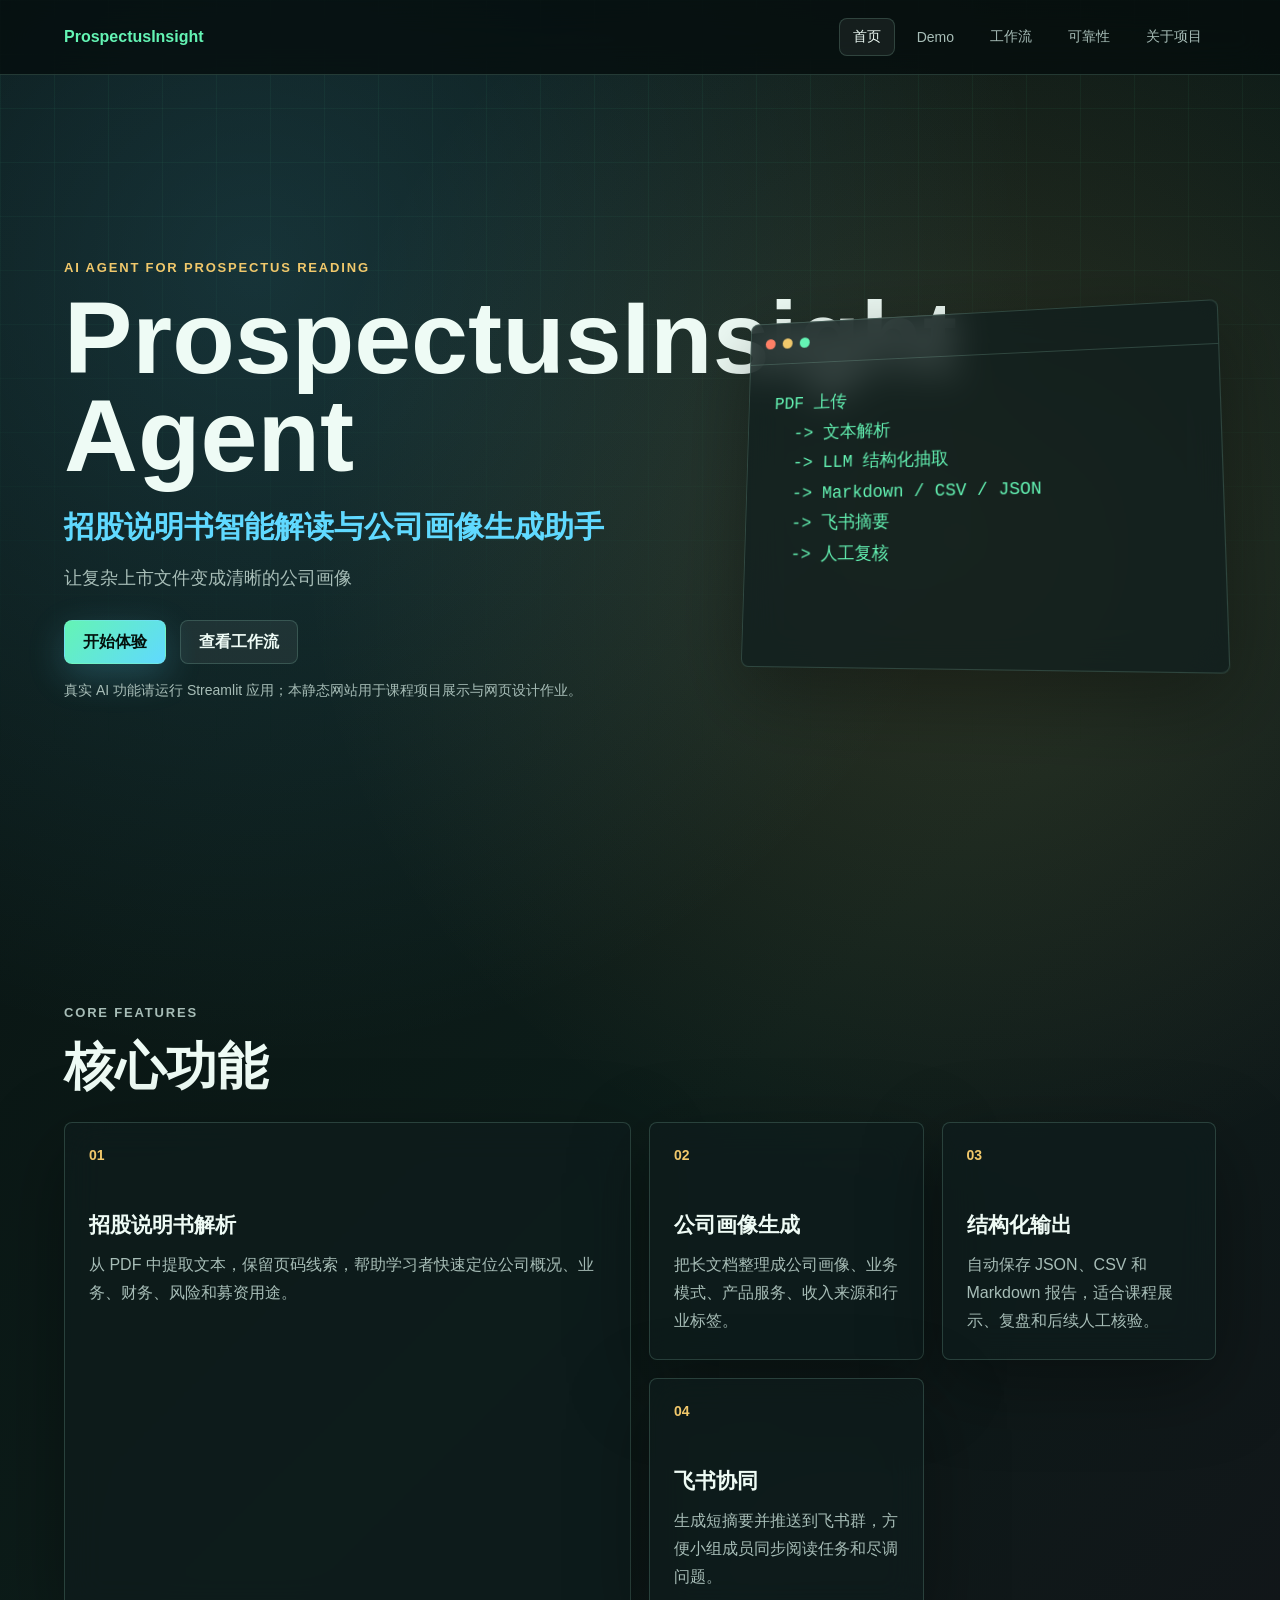
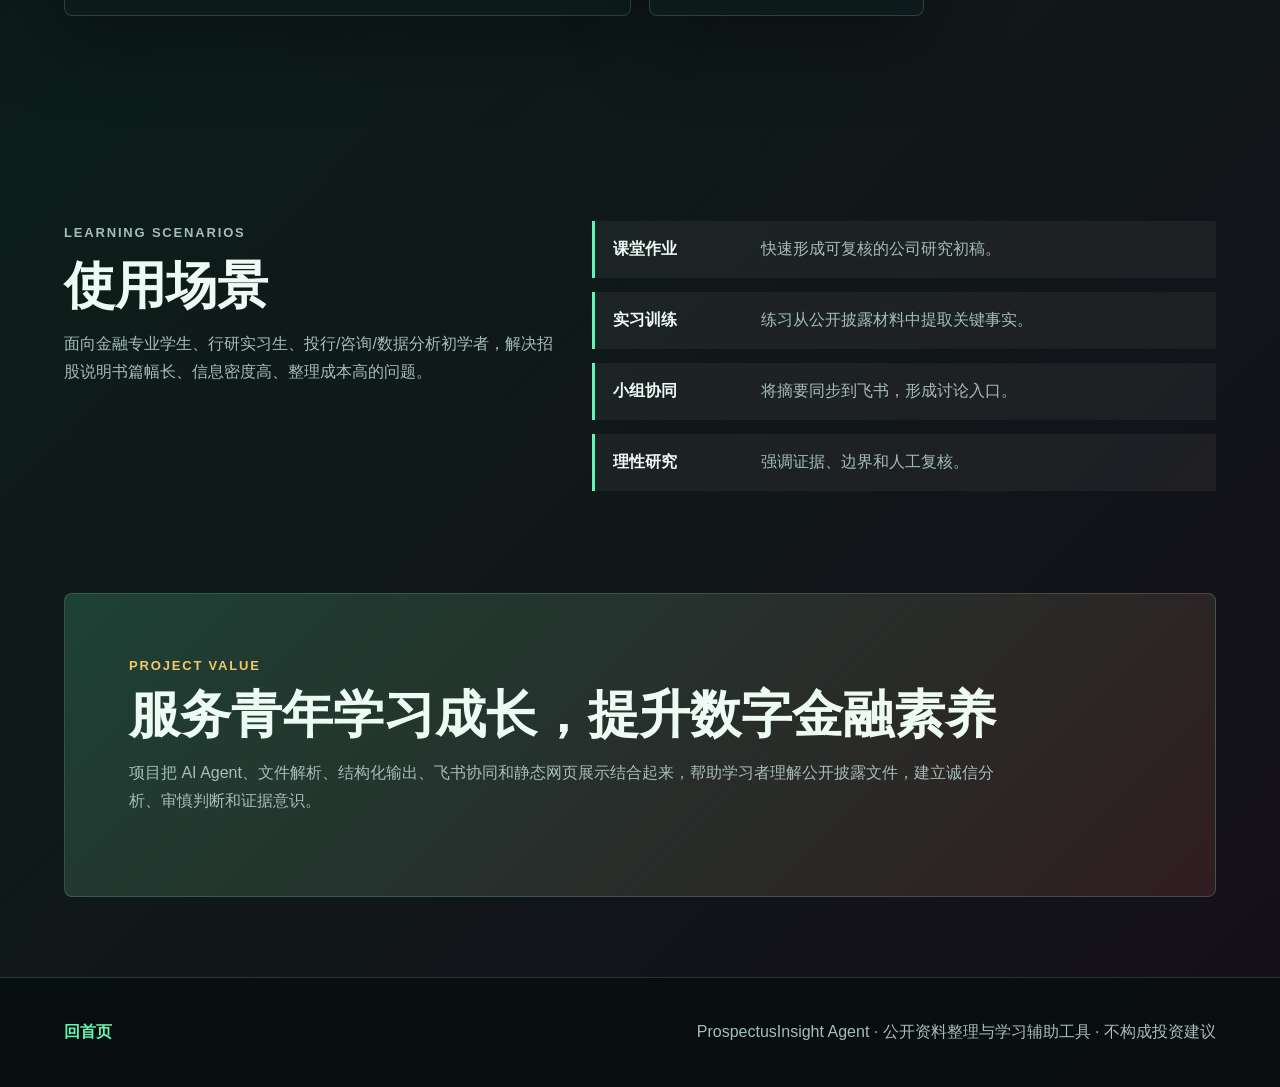
<file: index.html>
<!DOCTYPE html>
<html lang="zh-CN">
<head>
  <meta charset="UTF-8">
  <meta name="viewport" content="width=device-width, initial-scale=1.0">
  <title>ProspectusInsight Agent</title>
  <link rel="stylesheet" href="css/style.css">
</head>
<body>
  <div class="grid-bg"></div>
  <header class="site-header">
    <a class="brand" href="index.html">ProspectusInsight</a>
    <button class="nav-toggle" aria-label="打开导航">☰</button>
    <nav class="site-nav">
      <a href="index.html" class="active">首页</a>
      <a href="pages/demo.html">Demo</a>
      <a href="pages/workflow.html">工作流</a>
      <a href="pages/reliability.html">可靠性</a>
      <a href="pages/about.html">关于项目</a>
    </nav>
  </header>

  <main>
    <section class="hero">
      <div class="hero-copy reveal">
        <p class="eyebrow">AI Agent for Prospectus Reading</p>
        <h1>ProspectusInsight Agent</h1>
        <p class="subtitle">招股说明书智能解读与公司画像生成助手</p>
        <p class="slogan">让复杂上市文件变成清晰的公司画像</p>
        <div class="hero-actions">
          <a class="btn primary" href="pages/demo.html">开始体验</a>
          <a class="btn ghost" href="pages/workflow.html">查看工作流</a>
        </div>
        <p class="notice">真实 AI 功能请运行 Streamlit 应用；本静态网站用于课程项目展示与网页设计作业。</p>
      </div>
      <div class="hero-panel reveal">
        <div class="terminal-card">
          <div class="terminal-bar"><span></span><span></span><span></span></div>
          <pre><code>PDF 上传
  -> 文本解析
  -> LLM 结构化抽取
  -> Markdown / CSV / JSON
  -> 飞书摘要
  -> 人工复核</code></pre>
        </div>
      </div>
    </section>

    <section class="section">
      <div class="section-heading">
        <p class="eyebrow">Core Features</p>
        <h2>核心功能</h2>
      </div>
      <div class="bento-grid">
        <article class="feature-card large reveal">
          <span class="card-index">01</span>
          <h3>招股说明书解析</h3>
          <p>从 PDF 中提取文本，保留页码线索，帮助学习者快速定位公司概况、业务、财务、风险和募资用途。</p>
        </article>
        <article class="feature-card reveal">
          <span class="card-index">02</span>
          <h3>公司画像生成</h3>
          <p>把长文档整理成公司画像、业务模式、产品服务、收入来源和行业标签。</p>
        </article>
        <article class="feature-card reveal">
          <span class="card-index">03</span>
          <h3>结构化输出</h3>
          <p>自动保存 JSON、CSV 和 Markdown 报告，适合课程展示、复盘和后续人工核验。</p>
        </article>
        <article class="feature-card reveal">
          <span class="card-index">04</span>
          <h3>飞书协同</h3>
          <p>生成短摘要并推送到飞书群，方便小组成员同步阅读任务和尽调问题。</p>
        </article>
      </div>
    </section>

    <section class="section split">
      <div class="section-heading reveal">
        <p class="eyebrow">Learning Scenarios</p>
        <h2>使用场景</h2>
        <p>面向金融专业学生、行研实习生、投行/咨询/数据分析初学者，解决招股说明书篇幅长、信息密度高、整理成本高的问题。</p>
      </div>
      <div class="scenario-list reveal">
        <div><strong>课堂作业</strong><span>快速形成可复核的公司研究初稿。</span></div>
        <div><strong>实习训练</strong><span>练习从公开披露材料中提取关键事实。</span></div>
        <div><strong>小组协同</strong><span>将摘要同步到飞书，形成讨论入口。</span></div>
        <div><strong>理性研究</strong><span>强调证据、边界和人工复核。</span></div>
      </div>
    </section>

    <section class="section value-band reveal">
      <p class="eyebrow">Project Value</p>
      <h2>服务青年学习成长，提升数字金融素养</h2>
      <p>项目把 AI Agent、文件解析、结构化输出、飞书协同和静态网页展示结合起来，帮助学习者理解公开披露文件，建立诚信分析、审慎判断和证据意识。</p>
    </section>
  </main>

  <footer class="site-footer">
    <a class="back-home" href="index.html">回首页</a>
    <p>ProspectusInsight Agent · 公开资料整理与学习辅助工具 · 不构成投资建议</p>
  </footer>

  <script src="js/main.js"></script>
</body>
</html>
</file>
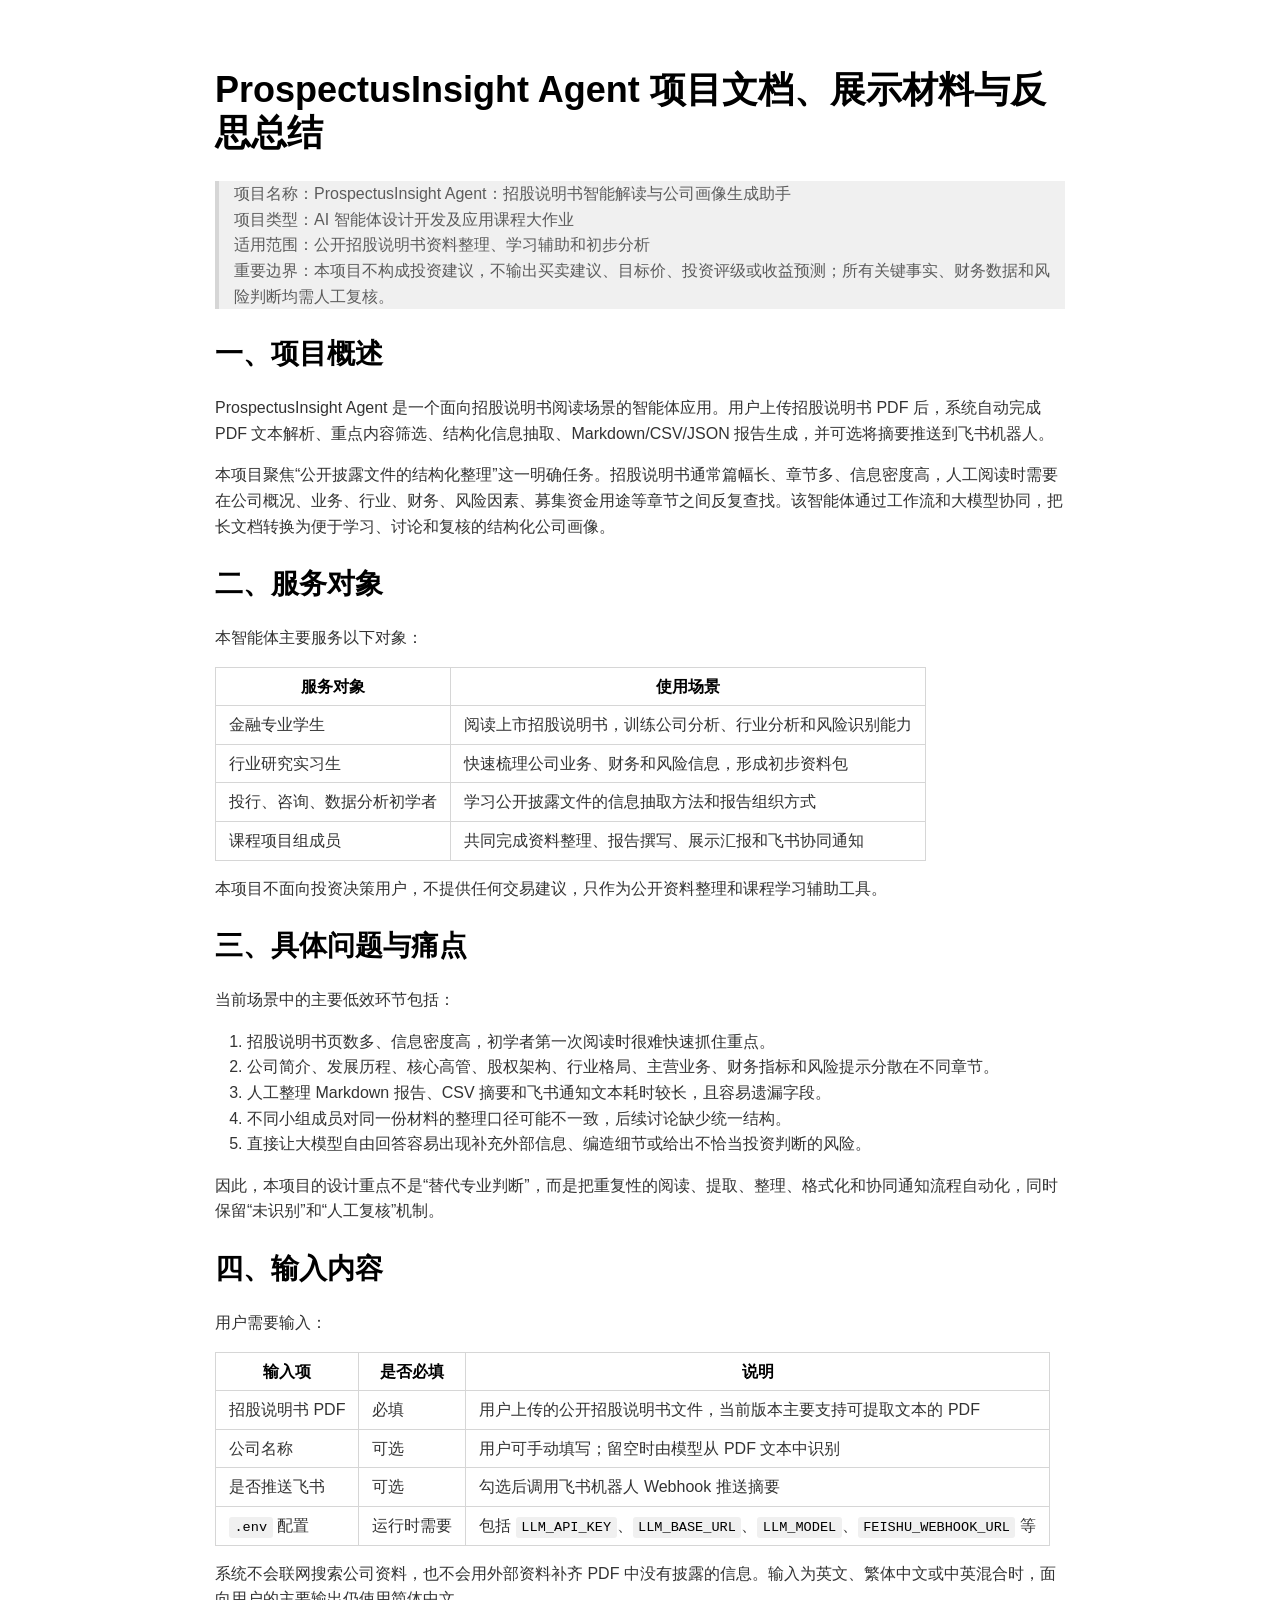
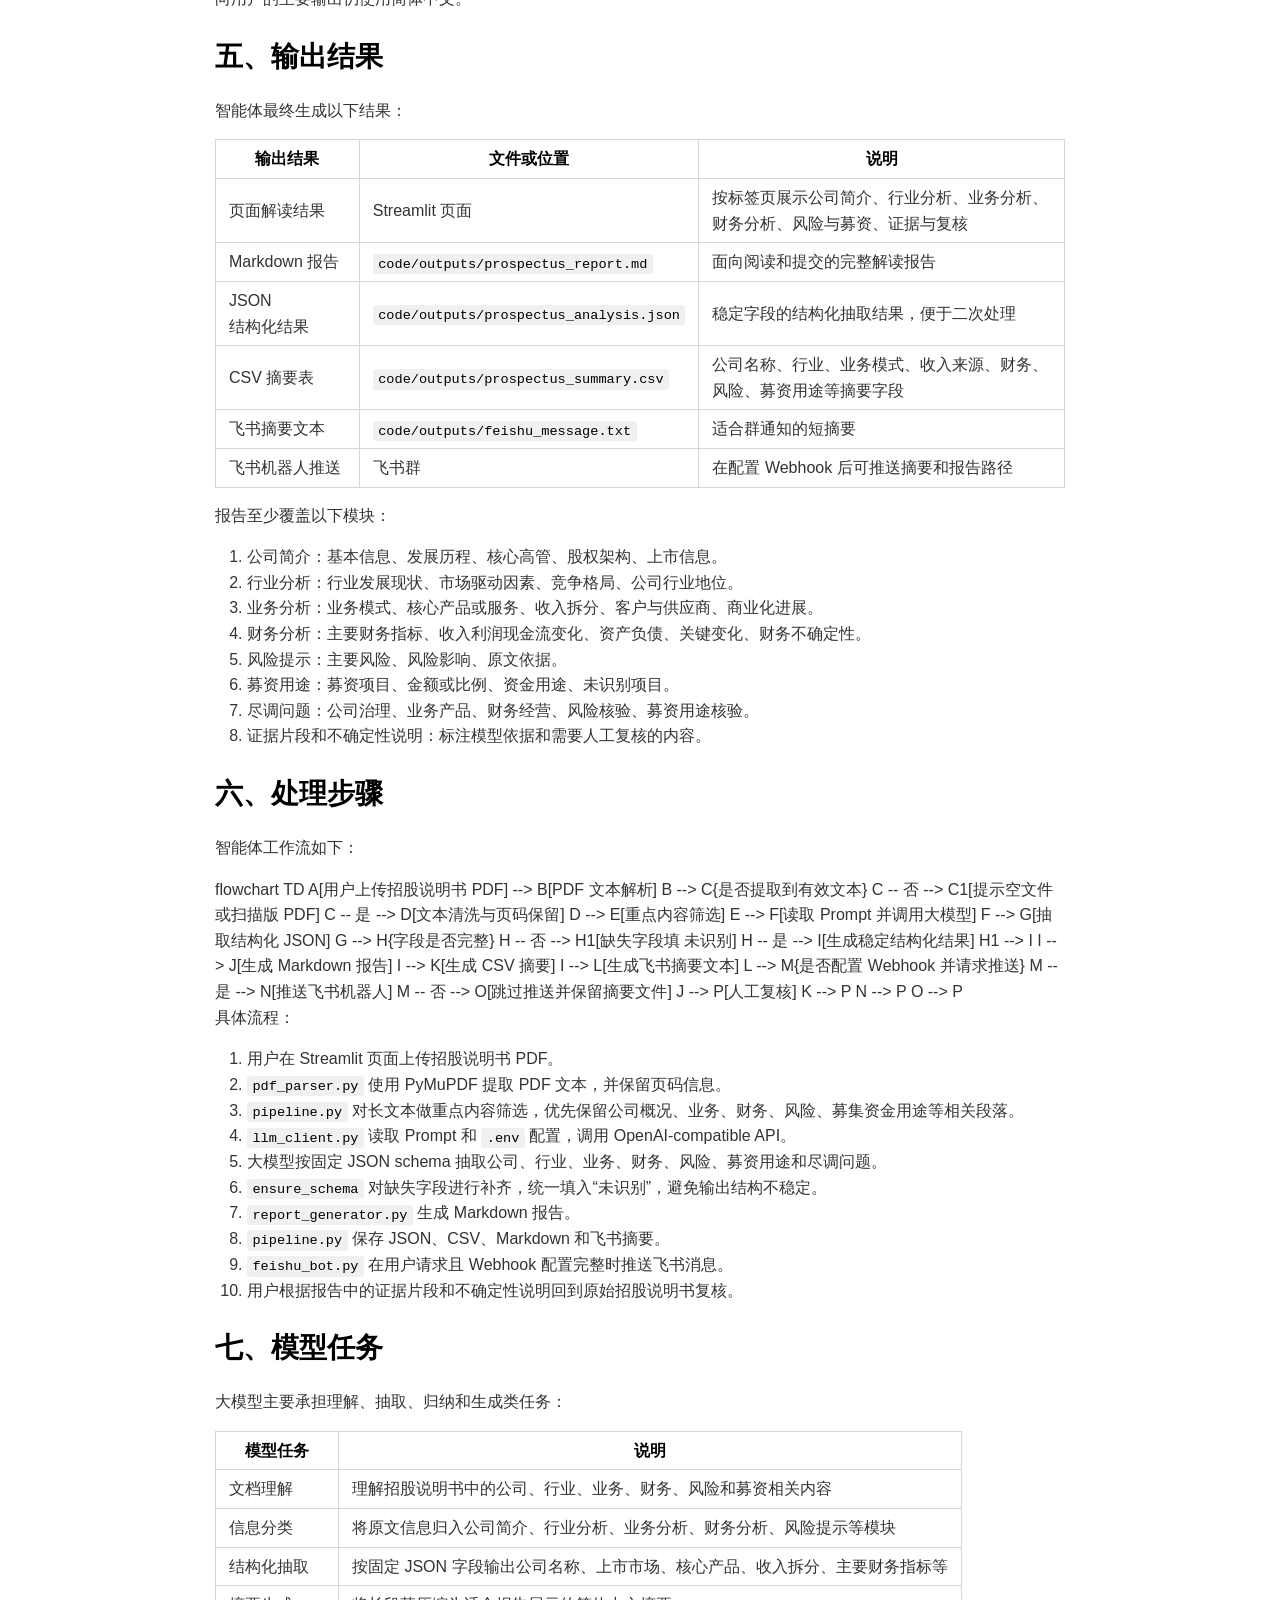
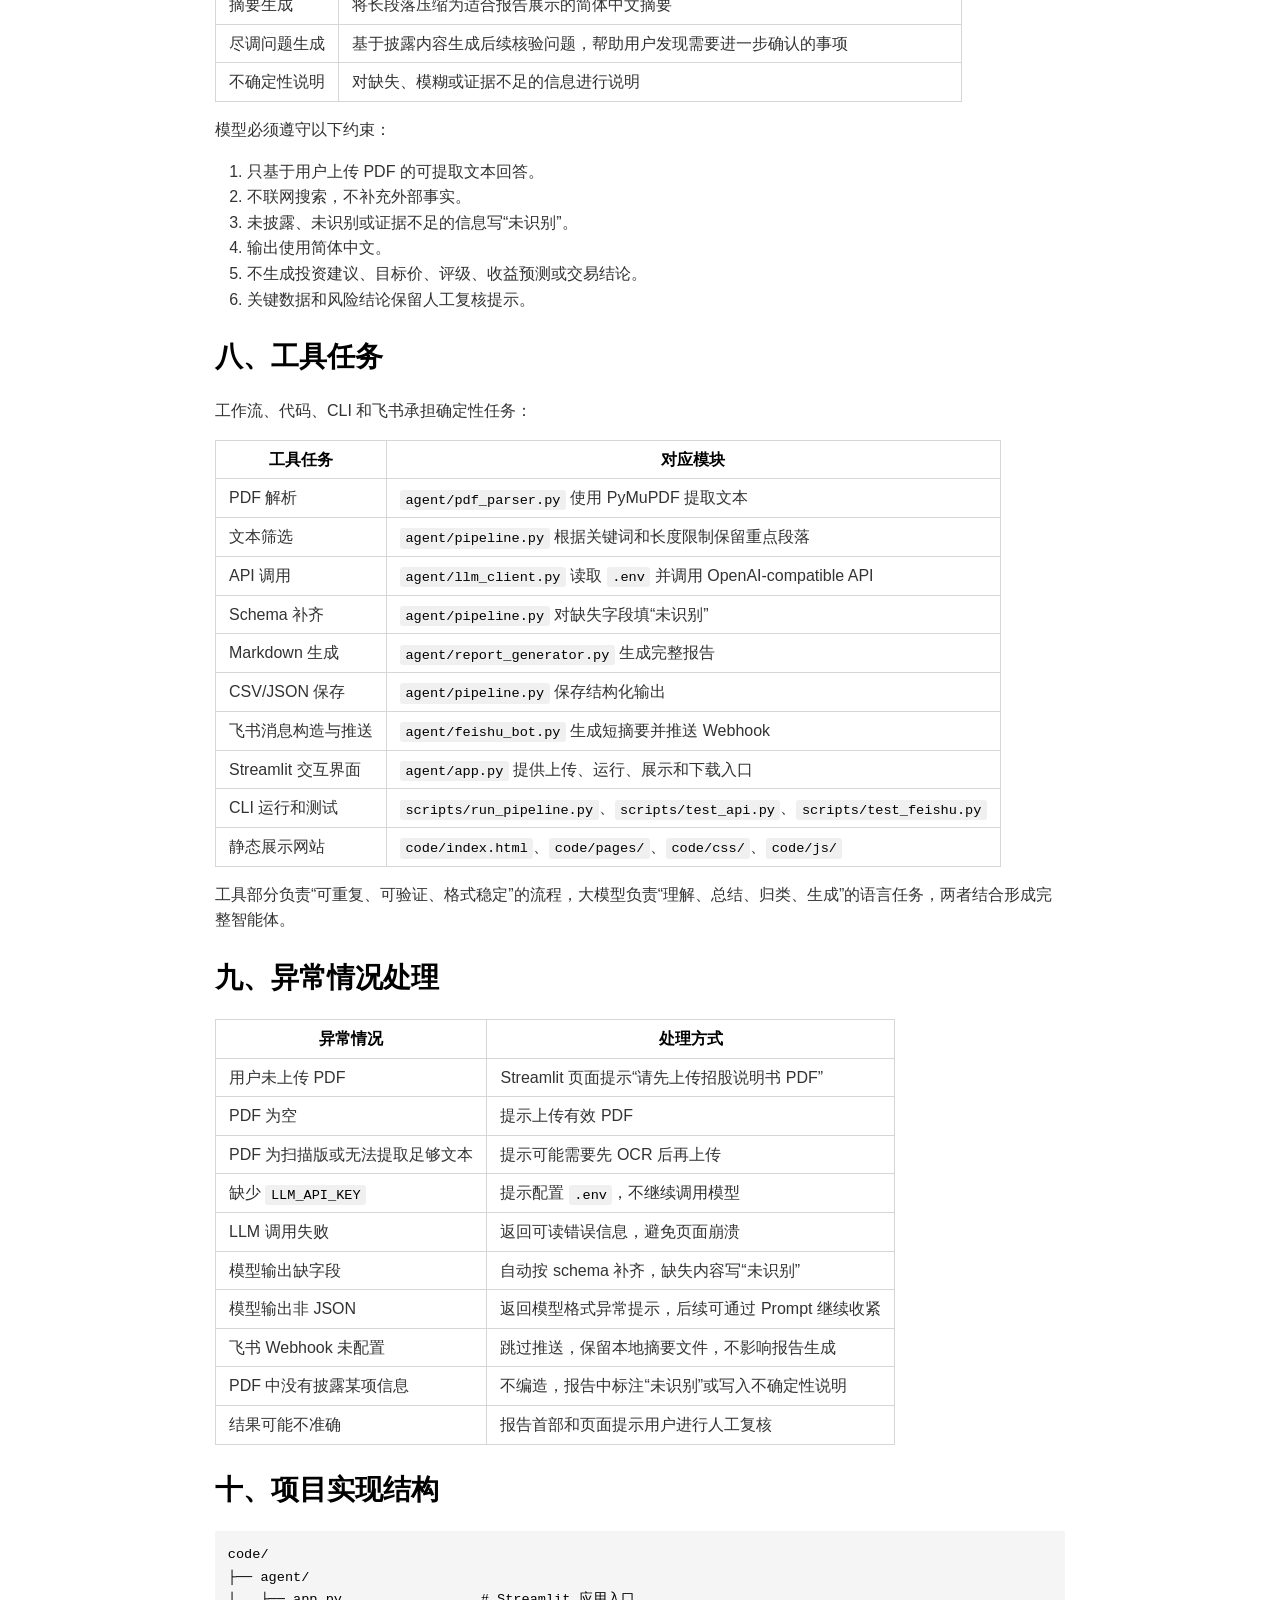
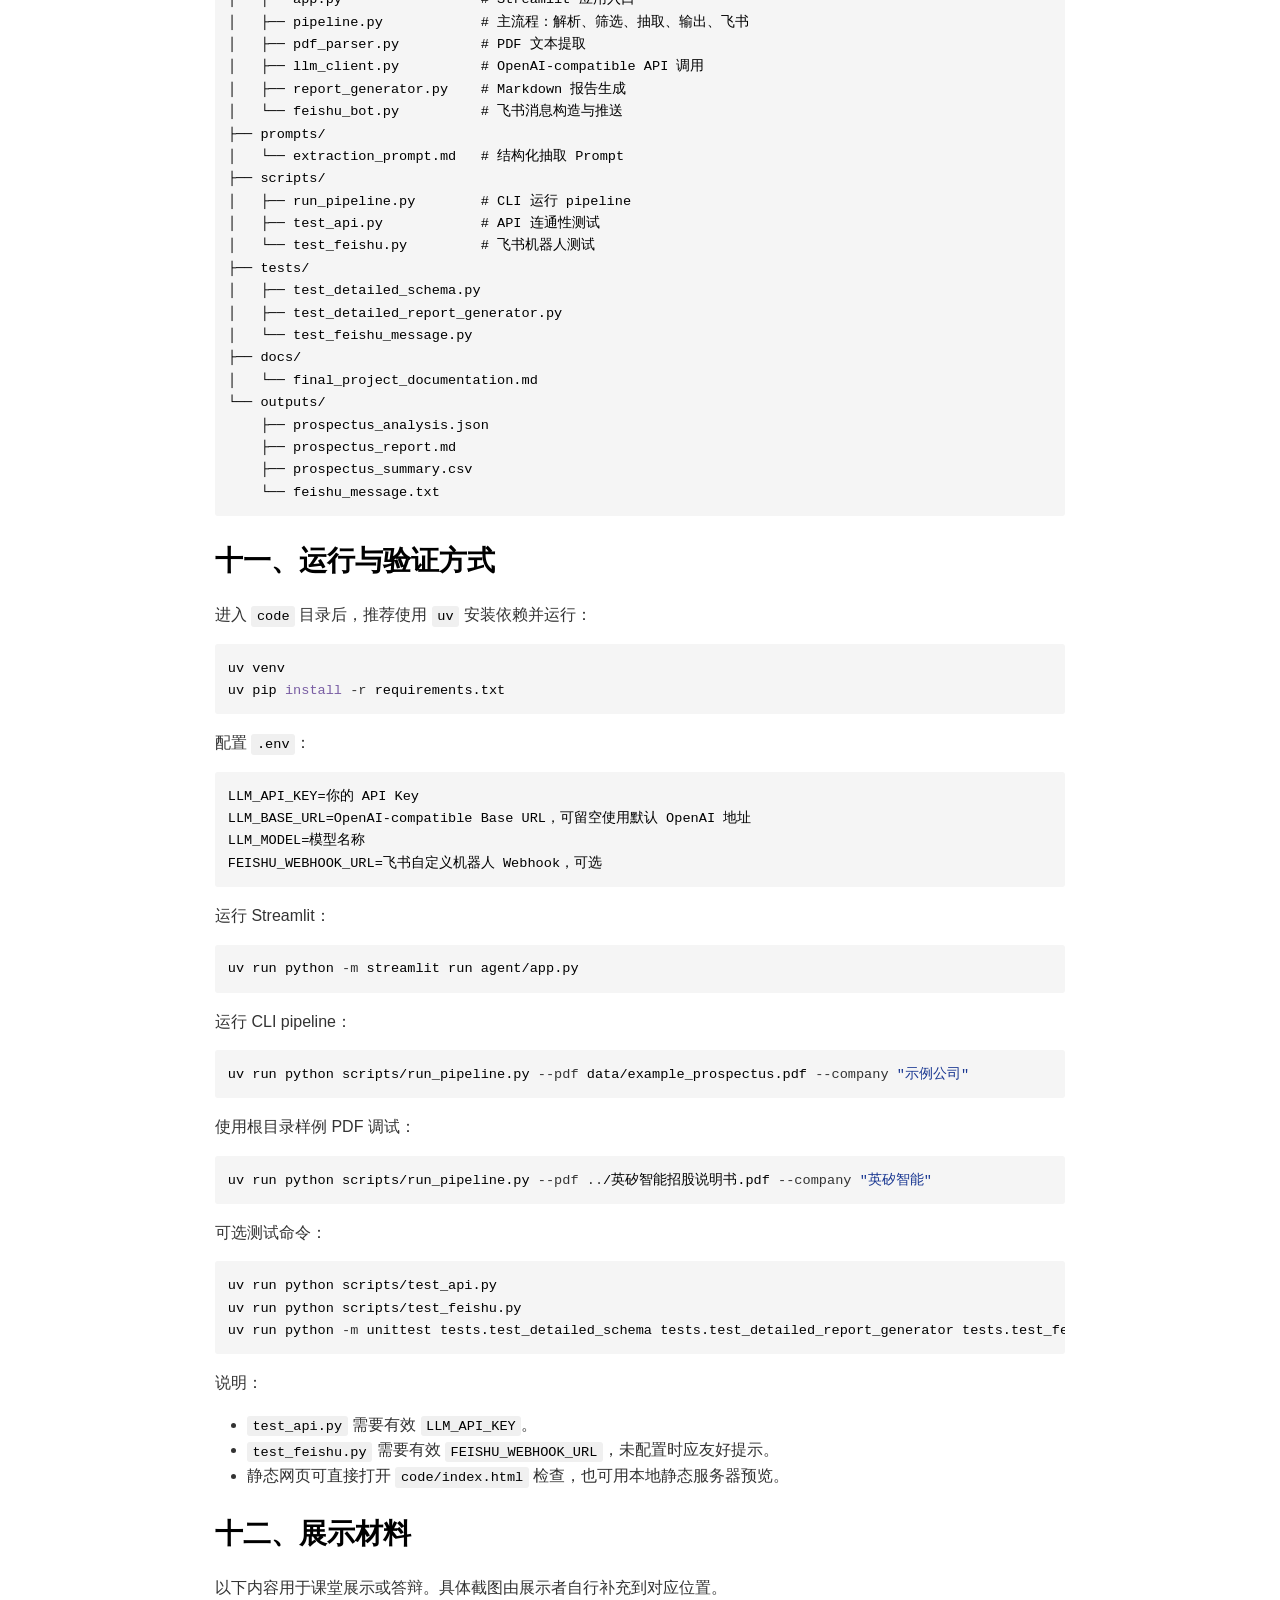
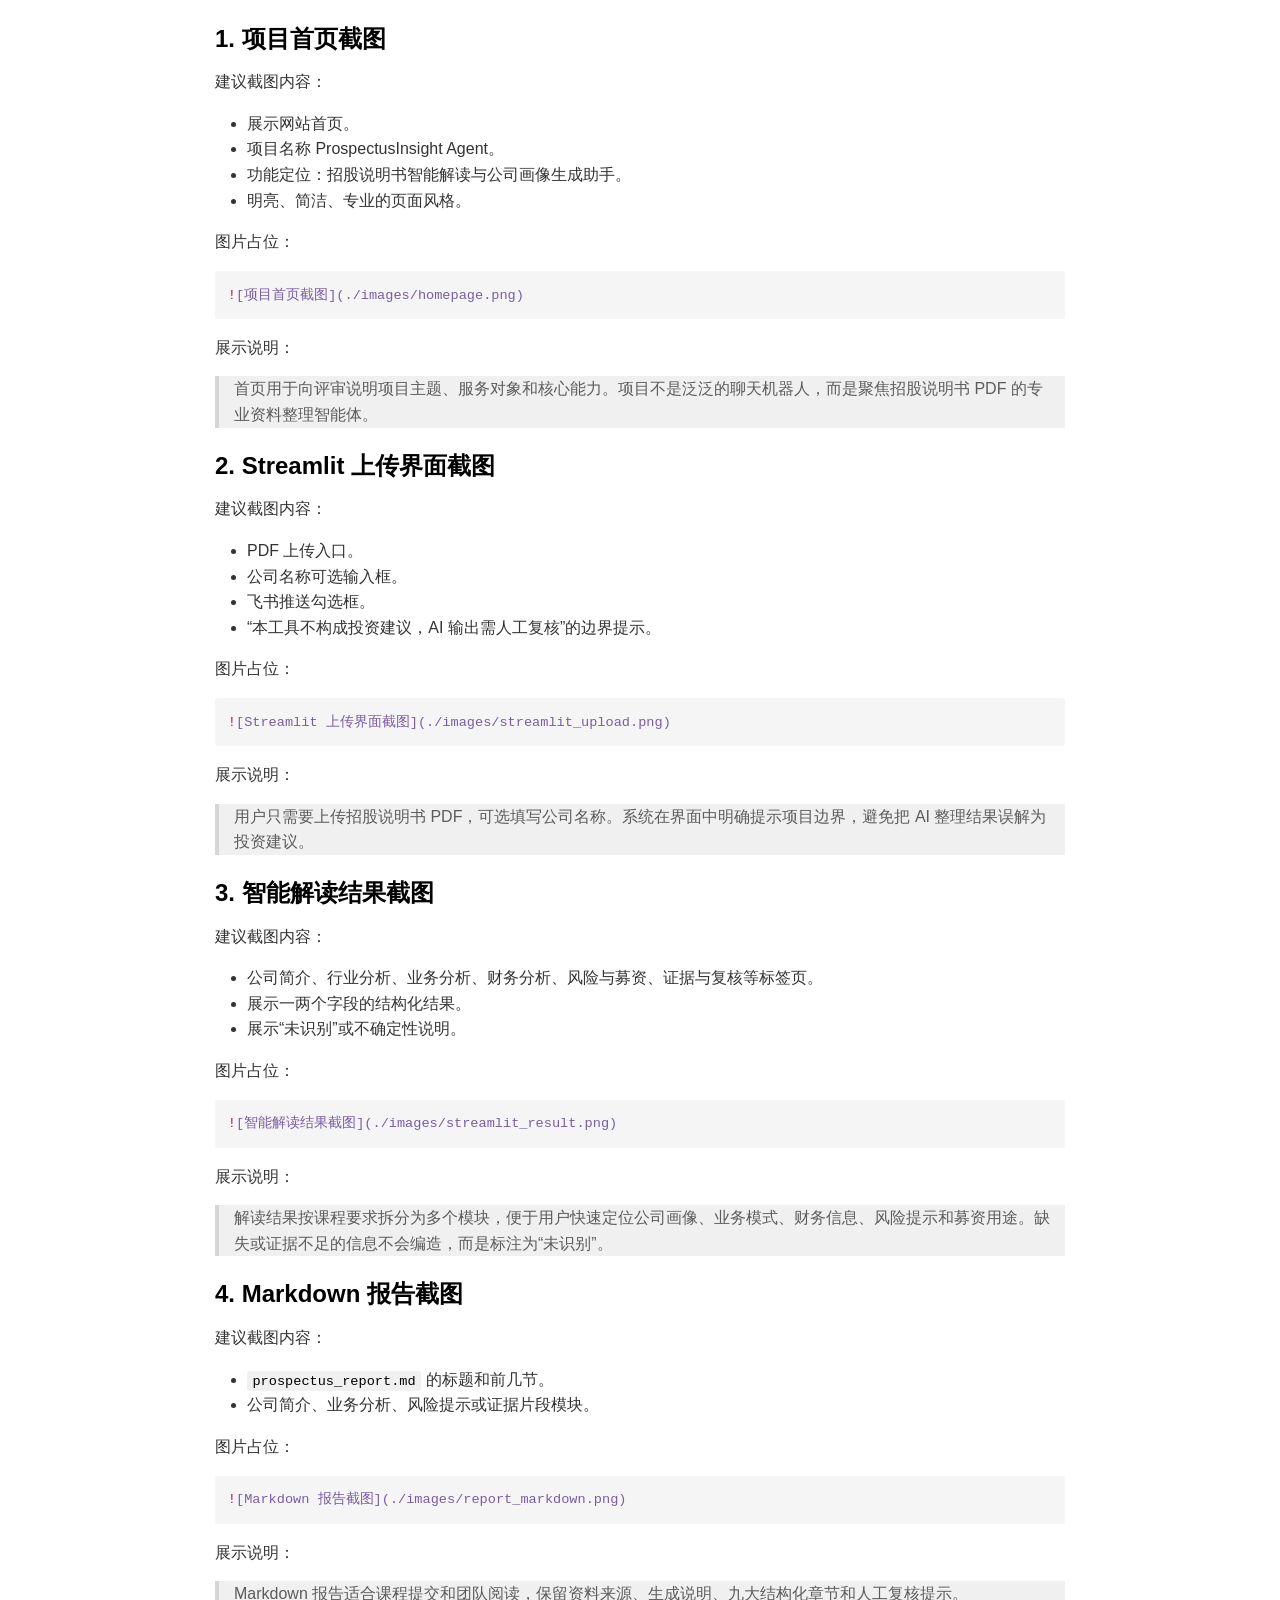
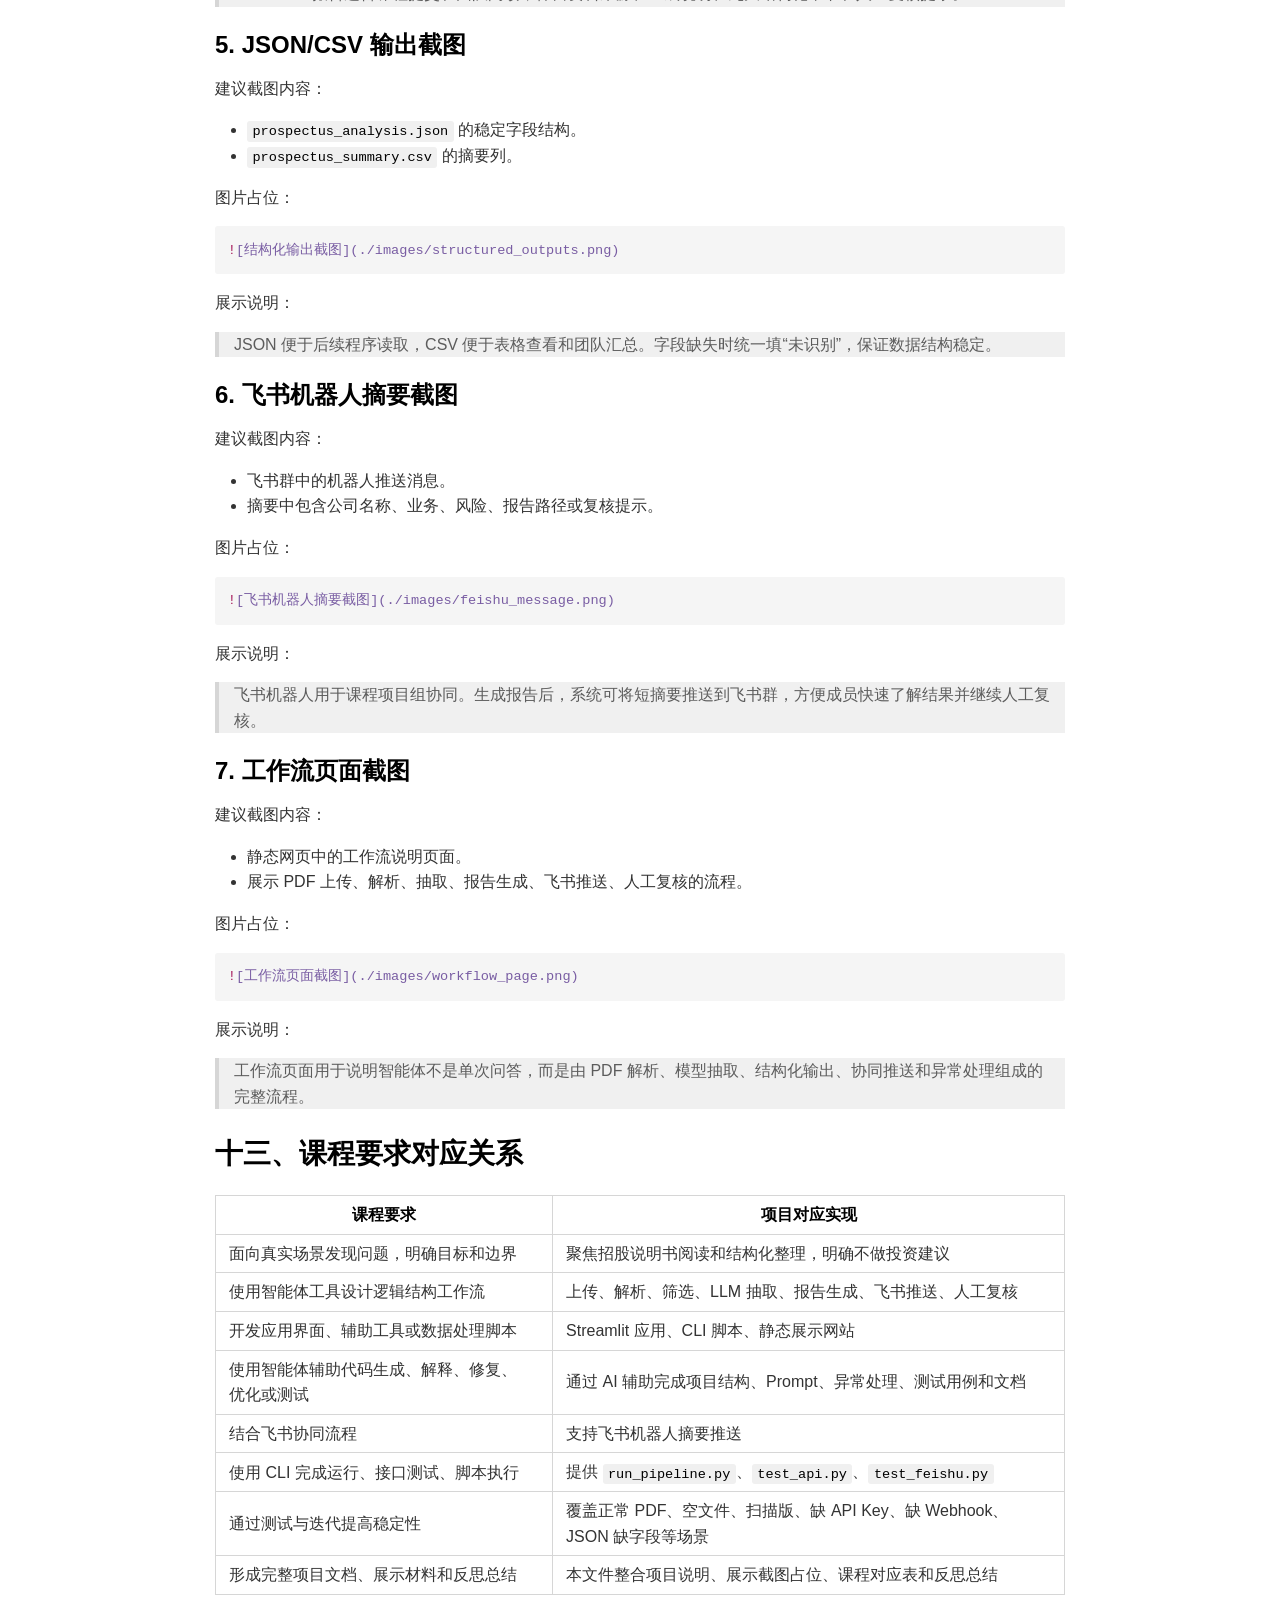
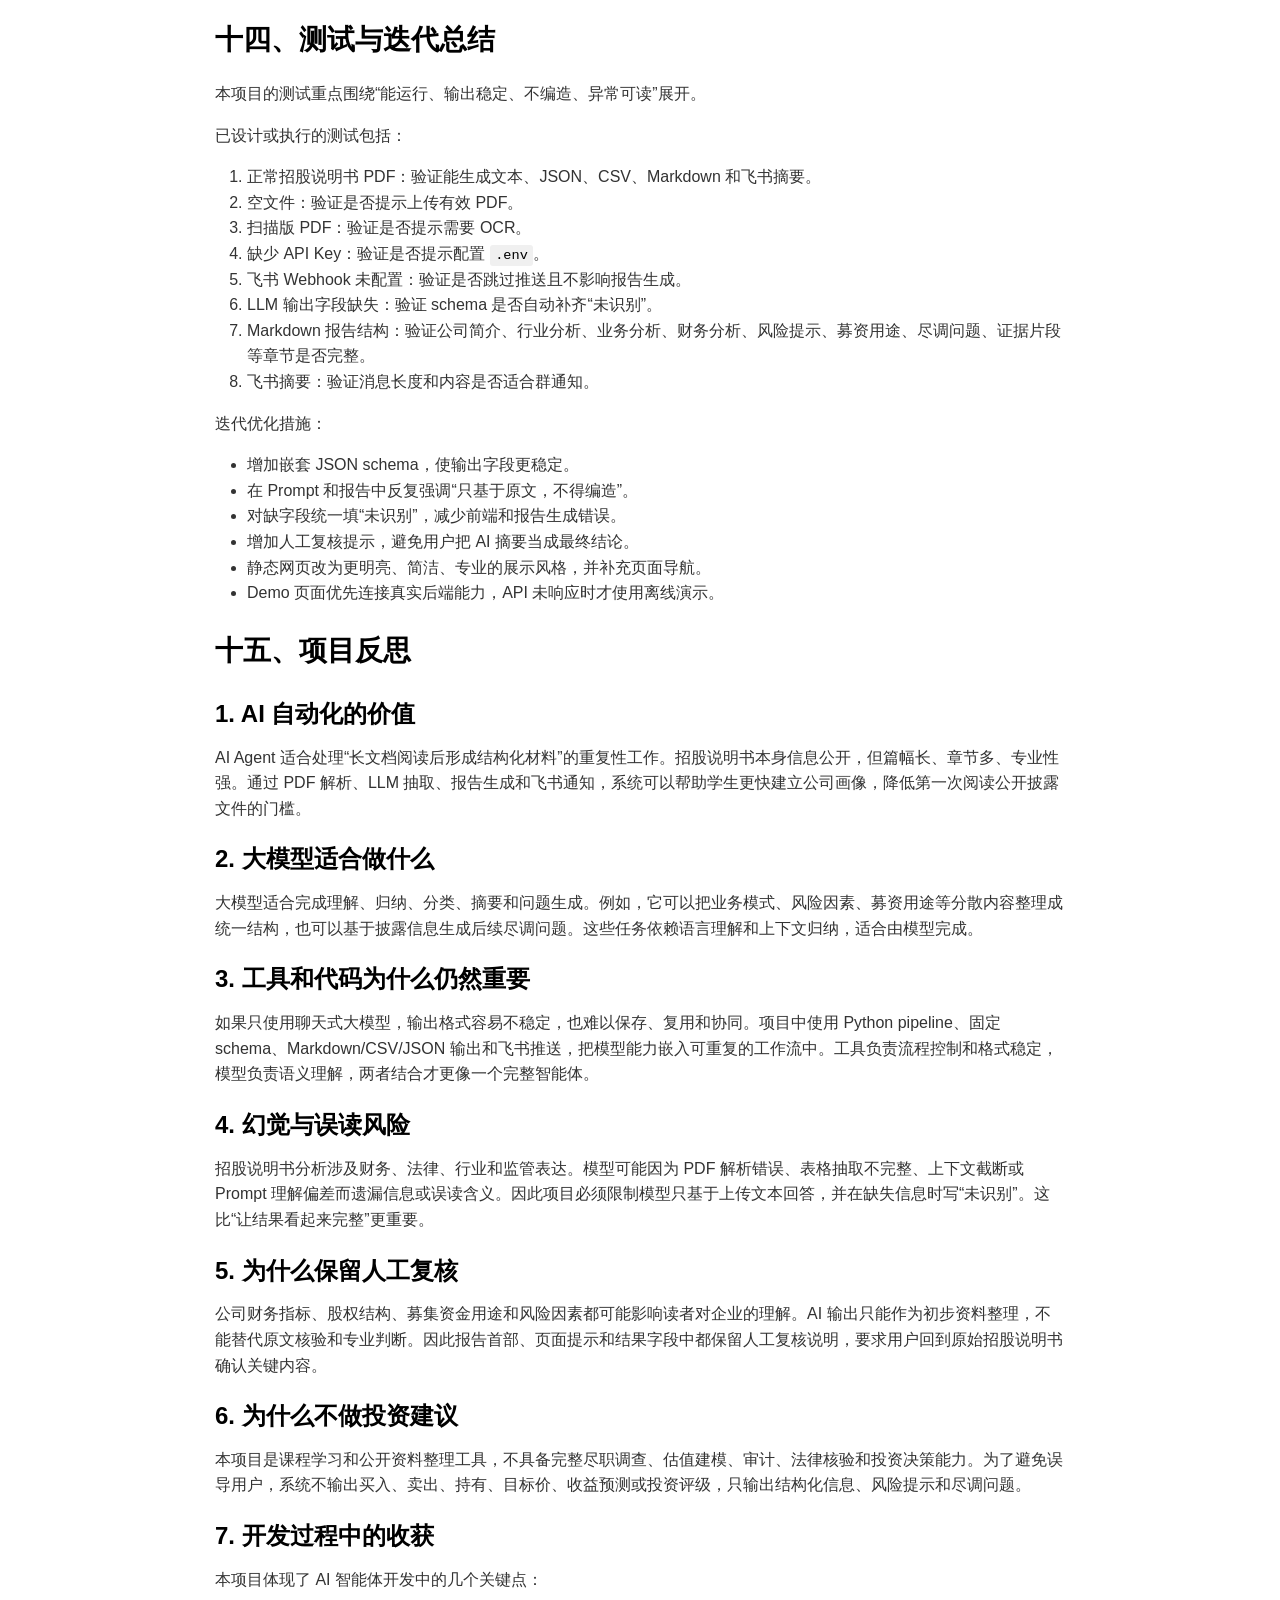
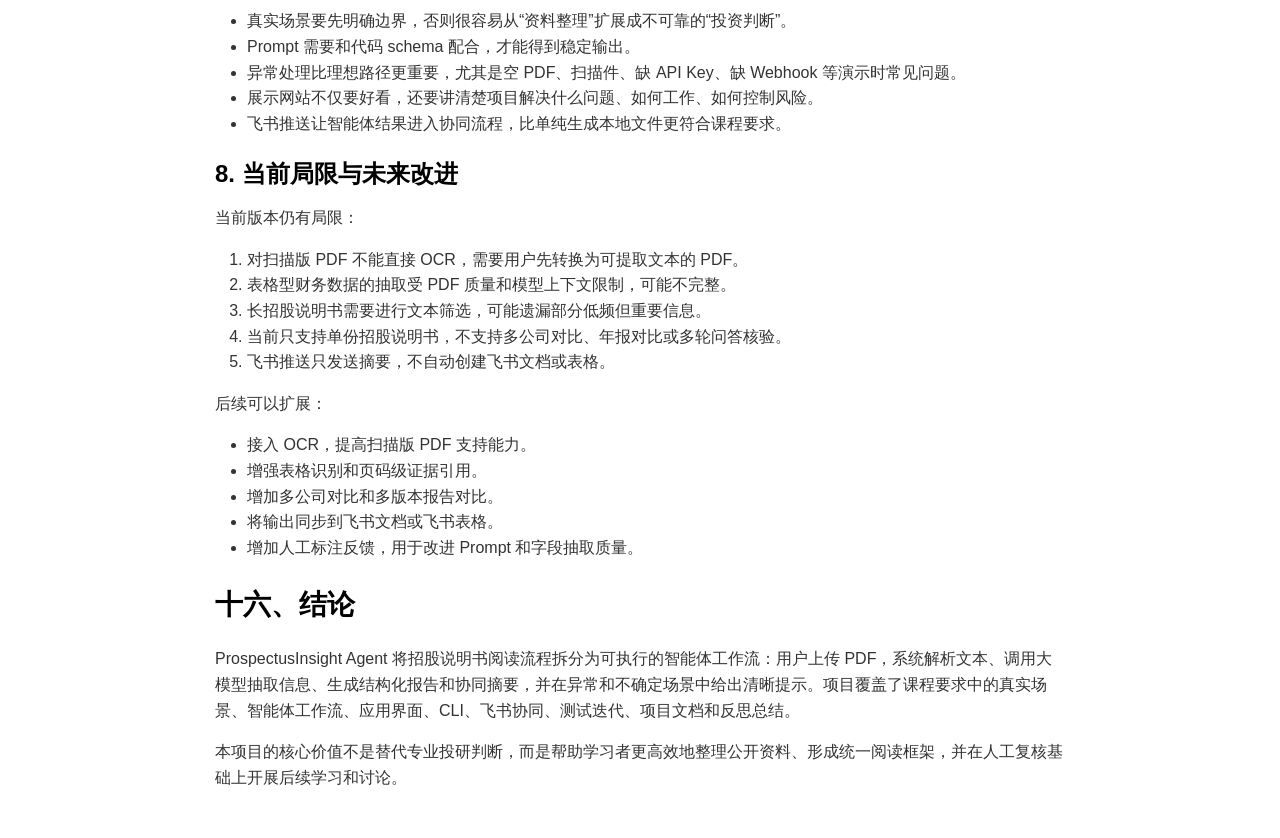
<file: docs/final_project_documentation.html>
<!DOCTYPE html><html><head>
      <title>final_project_documentation</title>
      <meta charset="utf-8">
      <meta name="viewport" content="width=device-width, initial-scale=1.0">
      
      <link rel="stylesheet" href="file:////home/kaho/.vscode-server/extensions/shd101wyy.markdown-preview-enhanced-0.8.27/crossnote/dependencies/katex/katex.min.css">
      
      
      
      <script type="text/javascript" src="file:////home/kaho/.vscode-server/extensions/shd101wyy.markdown-preview-enhanced-0.8.27/crossnote/dependencies/mermaid/mermaid.min.js" charset="UTF-8"></script>
      
      
      
      <style>
      code[class*=language-],pre[class*=language-]{color:#333;background:0 0;font-family:Consolas,"Liberation Mono",Menlo,Courier,monospace;text-align:left;white-space:pre;word-spacing:normal;word-break:normal;word-wrap:normal;line-height:1.4;-moz-tab-size:8;-o-tab-size:8;tab-size:8;-webkit-hyphens:none;-moz-hyphens:none;-ms-hyphens:none;hyphens:none}pre[class*=language-]{padding:.8em;overflow:auto;border-radius:3px;background:#f5f5f5}:not(pre)>code[class*=language-]{padding:.1em;border-radius:.3em;white-space:normal;background:#f5f5f5}.token.blockquote,.token.comment{color:#969896}.token.cdata{color:#183691}.token.doctype,.token.macro.property,.token.punctuation,.token.variable{color:#333}.token.builtin,.token.important,.token.keyword,.token.operator,.token.rule{color:#a71d5d}.token.attr-value,.token.regex,.token.string,.token.url{color:#183691}.token.atrule,.token.boolean,.token.code,.token.command,.token.constant,.token.entity,.token.number,.token.property,.token.symbol{color:#0086b3}.token.prolog,.token.selector,.token.tag{color:#63a35c}.token.attr-name,.token.class,.token.class-name,.token.function,.token.id,.token.namespace,.token.pseudo-class,.token.pseudo-element,.token.url-reference .token.variable{color:#795da3}.token.entity{cursor:help}.token.title,.token.title .token.punctuation{font-weight:700;color:#1d3e81}.token.list{color:#ed6a43}.token.inserted{background-color:#eaffea;color:#55a532}.token.deleted{background-color:#ffecec;color:#bd2c00}.token.bold{font-weight:700}.token.italic{font-style:italic}.language-json .token.property{color:#183691}.language-markup .token.tag .token.punctuation{color:#333}.language-css .token.function,code.language-css{color:#0086b3}.language-yaml .token.atrule{color:#63a35c}code.language-yaml{color:#183691}.language-ruby .token.function{color:#333}.language-markdown .token.url{color:#795da3}.language-makefile .token.symbol{color:#795da3}.language-makefile .token.variable{color:#183691}.language-makefile .token.builtin{color:#0086b3}.language-bash .token.keyword{color:#0086b3}pre[data-line]{position:relative;padding:1em 0 1em 3em}pre[data-line] .line-highlight-wrapper{position:absolute;top:0;left:0;background-color:transparent;display:block;width:100%}pre[data-line] .line-highlight{position:absolute;left:0;right:0;padding:inherit 0;margin-top:1em;background:hsla(24,20%,50%,.08);background:linear-gradient(to right,hsla(24,20%,50%,.1) 70%,hsla(24,20%,50%,0));pointer-events:none;line-height:inherit;white-space:pre}pre[data-line] .line-highlight:before,pre[data-line] .line-highlight[data-end]:after{content:attr(data-start);position:absolute;top:.4em;left:.6em;min-width:1em;padding:0 .5em;background-color:hsla(24,20%,50%,.4);color:#f4f1ef;font:bold 65%/1.5 sans-serif;text-align:center;vertical-align:.3em;border-radius:999px;text-shadow:none;box-shadow:0 1px #fff}pre[data-line] .line-highlight[data-end]:after{content:attr(data-end);top:auto;bottom:.4em}html body{font-family:'Helvetica Neue',Helvetica,'Segoe UI',Arial,freesans,sans-serif;font-size:16px;line-height:1.6;color:#333;background-color:#fff;overflow:initial;box-sizing:border-box;word-wrap:break-word}html body>:first-child{margin-top:0}html body h1,html body h2,html body h3,html body h4,html body h5,html body h6{line-height:1.2;margin-top:1em;margin-bottom:16px;color:#000}html body h1{font-size:2.25em;font-weight:300;padding-bottom:.3em}html body h2{font-size:1.75em;font-weight:400;padding-bottom:.3em}html body h3{font-size:1.5em;font-weight:500}html body h4{font-size:1.25em;font-weight:600}html body h5{font-size:1.1em;font-weight:600}html body h6{font-size:1em;font-weight:600}html body h1,html body h2,html body h3,html body h4,html body h5{font-weight:600}html body h5{font-size:1em}html body h6{color:#5c5c5c}html body strong{color:#000}html body del{color:#5c5c5c}html body a:not([href]){color:inherit;text-decoration:none}html body a{color:#08c;text-decoration:none}html body a:hover{color:#00a3f5;text-decoration:none}html body img{max-width:100%}html body>p{margin-top:0;margin-bottom:16px;word-wrap:break-word}html body>ol,html body>ul{margin-bottom:16px}html body ol,html body ul{padding-left:2em}html body ol.no-list,html body ul.no-list{padding:0;list-style-type:none}html body ol ol,html body ol ul,html body ul ol,html body ul ul{margin-top:0;margin-bottom:0}html body li{margin-bottom:0}html body li.task-list-item{list-style:none}html body li>p{margin-top:0;margin-bottom:0}html body .task-list-item-checkbox{margin:0 .2em .25em -1.8em;vertical-align:middle}html body .task-list-item-checkbox:hover{cursor:pointer}html body blockquote{margin:16px 0;font-size:inherit;padding:0 15px;color:#5c5c5c;background-color:#f0f0f0;border-left:4px solid #d6d6d6}html body blockquote>:first-child{margin-top:0}html body blockquote>:last-child{margin-bottom:0}html body hr{height:4px;margin:32px 0;background-color:#d6d6d6;border:0 none}html body table{margin:10px 0 15px 0;border-collapse:collapse;border-spacing:0;display:block;width:100%;overflow:auto;word-break:normal;word-break:keep-all}html body table th{font-weight:700;color:#000}html body table td,html body table th{border:1px solid #d6d6d6;padding:6px 13px}html body dl{padding:0}html body dl dt{padding:0;margin-top:16px;font-size:1em;font-style:italic;font-weight:700}html body dl dd{padding:0 16px;margin-bottom:16px}html body code{font-family:Menlo,Monaco,Consolas,'Courier New',monospace;font-size:.85em;color:#000;background-color:#f0f0f0;border-radius:3px;padding:.2em 0}html body code::after,html body code::before{letter-spacing:-.2em;content:'\00a0'}html body pre>code{padding:0;margin:0;word-break:normal;white-space:pre;background:0 0;border:0}html body .highlight{margin-bottom:16px}html body .highlight pre,html body pre{padding:1em;overflow:auto;line-height:1.45;border:#d6d6d6;border-radius:3px}html body .highlight pre{margin-bottom:0;word-break:normal}html body pre code,html body pre tt{display:inline;max-width:initial;padding:0;margin:0;overflow:initial;line-height:inherit;word-wrap:normal;background-color:transparent;border:0}html body pre code:after,html body pre code:before,html body pre tt:after,html body pre tt:before{content:normal}html body blockquote,html body dl,html body ol,html body p,html body pre,html body ul{margin-top:0;margin-bottom:16px}html body kbd{color:#000;border:1px solid #d6d6d6;border-bottom:2px solid #c7c7c7;padding:2px 4px;background-color:#f0f0f0;border-radius:3px}@media print{html body{background-color:#fff}html body h1,html body h2,html body h3,html body h4,html body h5,html body h6{color:#000;page-break-after:avoid}html body blockquote{color:#5c5c5c}html body pre{page-break-inside:avoid}html body table{display:table}html body img{display:block;max-width:100%;max-height:100%}html body code,html body pre{word-wrap:break-word;white-space:pre}}.markdown-preview{width:100%;height:100%;box-sizing:border-box}.markdown-preview ul{list-style:disc}.markdown-preview ul ul{list-style:circle}.markdown-preview ul ul ul{list-style:square}.markdown-preview ol{list-style:decimal}.markdown-preview ol ol,.markdown-preview ul ol{list-style-type:lower-roman}.markdown-preview ol ol ol,.markdown-preview ol ul ol,.markdown-preview ul ol ol,.markdown-preview ul ul ol{list-style-type:lower-alpha}.markdown-preview .newpage,.markdown-preview .pagebreak{page-break-before:always}.markdown-preview pre.line-numbers{position:relative;padding-left:3.8em;counter-reset:linenumber}.markdown-preview pre.line-numbers>code{position:relative}.markdown-preview pre.line-numbers .line-numbers-rows{position:absolute;pointer-events:none;top:1em;font-size:100%;left:0;width:3em;letter-spacing:-1px;border-right:1px solid #999;-webkit-user-select:none;-moz-user-select:none;-ms-user-select:none;user-select:none}.markdown-preview pre.line-numbers .line-numbers-rows>span{pointer-events:none;display:block;counter-increment:linenumber}.markdown-preview pre.line-numbers .line-numbers-rows>span:before{content:counter(linenumber);color:#999;display:block;padding-right:.8em;text-align:right}.markdown-preview .mathjax-exps .MathJax_Display{text-align:center!important}.markdown-preview:not([data-for=preview]) .code-chunk .code-chunk-btn-group{display:none}.markdown-preview:not([data-for=preview]) .code-chunk .status{display:none}.markdown-preview:not([data-for=preview]) .code-chunk .output-div{margin-bottom:16px}.markdown-preview .md-toc{padding:0}.markdown-preview .md-toc .md-toc-details{margin:0;padding:0;border:none}.markdown-preview .md-toc summary.md-toc-link-wrapper{cursor:pointer;list-style-position:outside}.markdown-preview .md-toc summary.md-toc-link-wrapper::marker{font-size:.85em}.markdown-preview .md-toc .md-toc-link-wrapper .md-toc-link{display:inline;padding:.25rem 0}.markdown-preview .md-toc .md-toc-link-wrapper .md-toc-link div,.markdown-preview .md-toc .md-toc-link-wrapper .md-toc-link p{display:inline}.markdown-preview .md-toc .md-toc-link-wrapper.highlighted .md-toc-link{font-weight:800}.markdown-preview .md-toc .md-toc-link-wrapper[data-level='0']{margin-left:12px}.markdown-preview .md-toc .md-toc-link-wrapper[data-level='1']{margin-left:28px}.markdown-preview .md-toc .md-toc-link-wrapper[data-level='2']{margin-left:44px}.markdown-preview .md-toc .md-toc-link-wrapper[data-level='3']{margin-left:60px}.markdown-preview .md-toc .md-toc-link-wrapper[data-level='4']{margin-left:76px}.markdown-preview .md-toc .md-toc-link-wrapper[data-level='5']{margin-left:80px}.markdown-preview a.tag,.markdown-preview a.tag:active,.markdown-preview a.tag:link,.markdown-preview a.tag:visited,.markdown-preview span.tag:not(.token){display:inline-block;background-color:var(--vscode-badge-background,rgba(127,127,127,.18));color:var(--vscode-badge-foreground,currentColor);border-radius:2em;font-size:.85em;font-weight:500;padding:.05em .55em;line-height:1.5;white-space:nowrap;text-decoration:none;text-shadow:none;box-shadow:none;transition:background-color .12s ease,opacity .12s ease}.markdown-preview a.tag{cursor:pointer}.markdown-preview a.tag:focus,.markdown-preview a.tag:hover{background-color:var(--vscode-badge-background,rgba(127,127,127,.32));color:var(--vscode-badge-foreground,currentColor);opacity:.85;text-decoration:none;outline:0}.markdown-preview .wikilink-embed-content{border-left:3px solid var(--vscode-textBlockQuote-border,rgba(128,128,128,.3));background:var(--vscode-textBlockQuote-background,rgba(128,128,128,.05));margin:.5em 0;padding:.5em .75em;border-radius:0 3px 3px 0}.markdown-preview .wikilink-embed-content.wikilink-embed-error{border-left-color:var(--vscode-errorForeground,#cf222e);color:var(--vscode-errorForeground,#cf222e);font-style:italic;opacity:.8}.markdown-preview .wikilink-embed-content h1:first-child,.markdown-preview .wikilink-embed-content h2:first-child,.markdown-preview .wikilink-embed-content h3:first-child,.markdown-preview .wikilink-embed-content h4:first-child,.markdown-preview .wikilink-embed-content h5:first-child,.markdown-preview .wikilink-embed-content h6:first-child{margin-top:.25em}.markdown-preview .wikilink-embed-content .wikilink-embed-content{margin:.25em 0;padding:.25em .5em}.markdown-preview .block-id{display:none}.scrollbar-style::-webkit-scrollbar{width:8px}.scrollbar-style::-webkit-scrollbar-track{border-radius:10px;background-color:transparent}.scrollbar-style::-webkit-scrollbar-thumb{border-radius:5px;background-color:rgba(150,150,150,.66);border:4px solid rgba(150,150,150,.66);background-clip:content-box}html body[for=html-export]:not([data-presentation-mode]){position:relative;width:100%;height:100%;top:0;left:0;margin:0;padding:0;overflow:auto}html body[for=html-export]:not([data-presentation-mode]) .markdown-preview{position:relative;top:0;min-height:100vh}@media screen and (min-width:914px){html body[for=html-export]:not([data-presentation-mode]) .markdown-preview{padding:2em calc(50% - 457px + 2em)}}@media screen and (max-width:914px){html body[for=html-export]:not([data-presentation-mode]) .markdown-preview{padding:2em}}@media screen and (max-width:450px){html body[for=html-export]:not([data-presentation-mode]) .markdown-preview{font-size:14px!important;padding:1em}}@media print{html body[for=html-export]:not([data-presentation-mode]) #sidebar-toc-btn{display:none}}html body[for=html-export]:not([data-presentation-mode]) #sidebar-toc-btn{position:fixed;bottom:8px;left:8px;font-size:28px;cursor:pointer;color:inherit;z-index:99;width:32px;text-align:center;opacity:.4}html body[for=html-export]:not([data-presentation-mode])[html-show-sidebar-toc] #sidebar-toc-btn{opacity:1}html body[for=html-export]:not([data-presentation-mode])[html-show-sidebar-toc] .md-sidebar-toc{position:fixed;top:0;left:0;width:300px;height:100%;padding:32px 0 48px 0;font-size:14px;box-shadow:0 0 4px rgba(150,150,150,.33);box-sizing:border-box;overflow:auto;background-color:inherit}html body[for=html-export]:not([data-presentation-mode])[html-show-sidebar-toc] .md-sidebar-toc::-webkit-scrollbar{width:8px}html body[for=html-export]:not([data-presentation-mode])[html-show-sidebar-toc] .md-sidebar-toc::-webkit-scrollbar-track{border-radius:10px;background-color:transparent}html body[for=html-export]:not([data-presentation-mode])[html-show-sidebar-toc] .md-sidebar-toc::-webkit-scrollbar-thumb{border-radius:5px;background-color:rgba(150,150,150,.66);border:4px solid rgba(150,150,150,.66);background-clip:content-box}html body[for=html-export]:not([data-presentation-mode])[html-show-sidebar-toc] .md-sidebar-toc a{text-decoration:none}html body[for=html-export]:not([data-presentation-mode])[html-show-sidebar-toc] .md-sidebar-toc .md-toc{padding:0 16px}html body[for=html-export]:not([data-presentation-mode])[html-show-sidebar-toc] .md-sidebar-toc .md-toc .md-toc-details{margin:0;padding:0;border:none}html body[for=html-export]:not([data-presentation-mode])[html-show-sidebar-toc] .md-sidebar-toc .md-toc .md-toc-link-wrapper .md-toc-link{display:inline;padding:.25rem 0}html body[for=html-export]:not([data-presentation-mode])[html-show-sidebar-toc] .md-sidebar-toc .md-toc .md-toc-link-wrapper .md-toc-link div,html body[for=html-export]:not([data-presentation-mode])[html-show-sidebar-toc] .md-sidebar-toc .md-toc .md-toc-link-wrapper .md-toc-link p{display:inline}html body[for=html-export]:not([data-presentation-mode])[html-show-sidebar-toc] .md-sidebar-toc .md-toc .md-toc-link-wrapper.highlighted .md-toc-link{font-weight:800}html body[for=html-export]:not([data-presentation-mode])[html-show-sidebar-toc] .md-sidebar-toc .md-toc .md-toc-link-wrapper[data-level='0']{padding-left:0}html body[for=html-export]:not([data-presentation-mode])[html-show-sidebar-toc] .md-sidebar-toc .md-toc .md-toc-link-wrapper[data-level='1']{padding-left:16px}html body[for=html-export]:not([data-presentation-mode])[html-show-sidebar-toc] .md-sidebar-toc .md-toc .md-toc-link-wrapper[data-level='2']{padding-left:32px}html body[for=html-export]:not([data-presentation-mode])[html-show-sidebar-toc] .md-sidebar-toc .md-toc .md-toc-link-wrapper[data-level='3']{padding-left:48px}html body[for=html-export]:not([data-presentation-mode])[html-show-sidebar-toc] .md-sidebar-toc .md-toc .md-toc-link-wrapper[data-level='4']{padding-left:64px}html body[for=html-export]:not([data-presentation-mode])[html-show-sidebar-toc] .md-sidebar-toc .md-toc .md-toc-link-wrapper[data-level='5']{padding-left:80px}html body[for=html-export]:not([data-presentation-mode])[html-show-sidebar-toc] .markdown-preview{left:300px;width:calc(100% - 300px);padding:2em calc(50% - 457px - 300px / 2);margin:0;box-sizing:border-box}@media screen and (max-width:1274px){html body[for=html-export]:not([data-presentation-mode])[html-show-sidebar-toc] .markdown-preview{padding:2em}}@media screen and (max-width:450px){html body[for=html-export]:not([data-presentation-mode])[html-show-sidebar-toc] .markdown-preview{width:100%}}html body[for=html-export]:not([data-presentation-mode]):not([html-show-sidebar-toc]) .markdown-preview{left:50%;transform:translateX(-50%)}html body[for=html-export]:not([data-presentation-mode]):not([html-show-sidebar-toc]) .md-sidebar-toc{display:none}
/* Please visit the URL below for more information: */
/*   https://shd101wyy.github.io/markdown-preview-enhanced/#/customize-css */

      </style>
      <script type="text/javascript">
  document.addEventListener("DOMContentLoaded", function () {
    // your code here
  });
</script>
    </head>
    <body for="html-export">
      <div class="crossnote markdown-preview  ">
      
<h1 id="prospectusinsight-agent-项目文档-展示材料与反思总结">ProspectusInsight Agent 项目文档、展示材料与反思总结 </h1>
<blockquote>
<p>项目名称：ProspectusInsight Agent：招股说明书智能解读与公司画像生成助手<br>
项目类型：AI 智能体设计开发及应用课程大作业<br>
适用范围：公开招股说明书资料整理、学习辅助和初步分析<br>
重要边界：本项目不构成投资建议，不输出买卖建议、目标价、投资评级或收益预测；所有关键事实、财务数据和风险判断均需人工复核。</p>
</blockquote>
<h2 id="一-项目概述">一、项目概述 </h2>
<p>ProspectusInsight Agent 是一个面向招股说明书阅读场景的智能体应用。用户上传招股说明书 PDF 后，系统自动完成 PDF 文本解析、重点内容筛选、结构化信息抽取、Markdown/CSV/JSON 报告生成，并可选将摘要推送到飞书机器人。</p>
<p>本项目聚焦“公开披露文件的结构化整理”这一明确任务。招股说明书通常篇幅长、章节多、信息密度高，人工阅读时需要在公司概况、业务、行业、财务、风险因素、募集资金用途等章节之间反复查找。该智能体通过工作流和大模型协同，把长文档转换为便于学习、讨论和复核的结构化公司画像。</p>
<h2 id="二-服务对象">二、服务对象 </h2>
<p>本智能体主要服务以下对象：</p>
<table>
<thead>
<tr>
<th>服务对象</th>
<th>使用场景</th>
</tr>
</thead>
<tbody>
<tr>
<td>金融专业学生</td>
<td>阅读上市招股说明书，训练公司分析、行业分析和风险识别能力</td>
</tr>
<tr>
<td>行业研究实习生</td>
<td>快速梳理公司业务、财务和风险信息，形成初步资料包</td>
</tr>
<tr>
<td>投行、咨询、数据分析初学者</td>
<td>学习公开披露文件的信息抽取方法和报告组织方式</td>
</tr>
<tr>
<td>课程项目组成员</td>
<td>共同完成资料整理、报告撰写、展示汇报和飞书协同通知</td>
</tr>
</tbody>
</table>
<p>本项目不面向投资决策用户，不提供任何交易建议，只作为公开资料整理和课程学习辅助工具。</p>
<h2 id="三-具体问题与痛点">三、具体问题与痛点 </h2>
<p>当前场景中的主要低效环节包括：</p>
<ol>
<li>招股说明书页数多、信息密度高，初学者第一次阅读时很难快速抓住重点。</li>
<li>公司简介、发展历程、核心高管、股权架构、行业格局、主营业务、财务指标和风险提示分散在不同章节。</li>
<li>人工整理 Markdown 报告、CSV 摘要和飞书通知文本耗时较长，且容易遗漏字段。</li>
<li>不同小组成员对同一份材料的整理口径可能不一致，后续讨论缺少统一结构。</li>
<li>直接让大模型自由回答容易出现补充外部信息、编造细节或给出不恰当投资判断的风险。</li>
</ol>
<p>因此，本项目的设计重点不是“替代专业判断”，而是把重复性的阅读、提取、整理、格式化和协同通知流程自动化，同时保留“未识别”和“人工复核”机制。</p>
<h2 id="四-输入内容">四、输入内容 </h2>
<p>用户需要输入：</p>
<table>
<thead>
<tr>
<th>输入项</th>
<th>是否必填</th>
<th>说明</th>
</tr>
</thead>
<tbody>
<tr>
<td>招股说明书 PDF</td>
<td>必填</td>
<td>用户上传的公开招股说明书文件，当前版本主要支持可提取文本的 PDF</td>
</tr>
<tr>
<td>公司名称</td>
<td>可选</td>
<td>用户可手动填写；留空时由模型从 PDF 文本中识别</td>
</tr>
<tr>
<td>是否推送飞书</td>
<td>可选</td>
<td>勾选后调用飞书机器人 Webhook 推送摘要</td>
</tr>
<tr>
<td><code>.env</code> 配置</td>
<td>运行时需要</td>
<td>包括 <code>LLM_API_KEY</code>、<code>LLM_BASE_URL</code>、<code>LLM_MODEL</code>、<code>FEISHU_WEBHOOK_URL</code> 等</td>
</tr>
</tbody>
</table>
<p>系统不会联网搜索公司资料，也不会用外部资料补齐 PDF 中没有披露的信息。输入为英文、繁体中文或中英混合时，面向用户的主要输出仍使用简体中文。</p>
<h2 id="五-输出结果">五、输出结果 </h2>
<p>智能体最终生成以下结果：</p>
<table>
<thead>
<tr>
<th>输出结果</th>
<th>文件或位置</th>
<th>说明</th>
</tr>
</thead>
<tbody>
<tr>
<td>页面解读结果</td>
<td>Streamlit 页面</td>
<td>按标签页展示公司简介、行业分析、业务分析、财务分析、风险与募资、证据与复核</td>
</tr>
<tr>
<td>Markdown 报告</td>
<td><code>code/outputs/prospectus_report.md</code></td>
<td>面向阅读和提交的完整解读报告</td>
</tr>
<tr>
<td>JSON 结构化结果</td>
<td><code>code/outputs/prospectus_analysis.json</code></td>
<td>稳定字段的结构化抽取结果，便于二次处理</td>
</tr>
<tr>
<td>CSV 摘要表</td>
<td><code>code/outputs/prospectus_summary.csv</code></td>
<td>公司名称、行业、业务模式、收入来源、财务、风险、募资用途等摘要字段</td>
</tr>
<tr>
<td>飞书摘要文本</td>
<td><code>code/outputs/feishu_message.txt</code></td>
<td>适合群通知的短摘要</td>
</tr>
<tr>
<td>飞书机器人推送</td>
<td>飞书群</td>
<td>在配置 Webhook 后可推送摘要和报告路径</td>
</tr>
</tbody>
</table>
<p>报告至少覆盖以下模块：</p>
<ol>
<li>公司简介：基本信息、发展历程、核心高管、股权架构、上市信息。</li>
<li>行业分析：行业发展现状、市场驱动因素、竞争格局、公司行业地位。</li>
<li>业务分析：业务模式、核心产品或服务、收入拆分、客户与供应商、商业化进展。</li>
<li>财务分析：主要财务指标、收入利润现金流变化、资产负债、关键变化、财务不确定性。</li>
<li>风险提示：主要风险、风险影响、原文依据。</li>
<li>募资用途：募资项目、金额或比例、资金用途、未识别项目。</li>
<li>尽调问题：公司治理、业务产品、财务经营、风险核验、募资用途核验。</li>
<li>证据片段和不确定性说明：标注模型依据和需要人工复核的内容。</li>
</ol>
<h2 id="六-处理步骤">六、处理步骤 </h2>
<p>智能体工作流如下：</p>
<div class="mermaid">flowchart TD
    A[用户上传招股说明书 PDF] --&gt; B[PDF 文本解析]
    B --&gt; C{是否提取到有效文本}
    C -- 否 --&gt; C1[提示空文件或扫描版 PDF]
    C -- 是 --&gt; D[文本清洗与页码保留]
    D --&gt; E[重点内容筛选]
    E --&gt; F[读取 Prompt 并调用大模型]
    F --&gt; G[抽取结构化 JSON]
    G --&gt; H{字段是否完整}
    H -- 否 --&gt; H1[缺失字段填 未识别]
    H -- 是 --&gt; I[生成稳定结构化结果]
    H1 --&gt; I
    I --&gt; J[生成 Markdown 报告]
    I --&gt; K[生成 CSV 摘要]
    I --&gt; L[生成飞书摘要文本]
    L --&gt; M{是否配置 Webhook 并请求推送}
    M -- 是 --&gt; N[推送飞书机器人]
    M -- 否 --&gt; O[跳过推送并保留摘要文件]
    J --&gt; P[人工复核]
    K --&gt; P
    N --&gt; P
    O --&gt; P
</div><p>具体流程：</p>
<ol>
<li>用户在 Streamlit 页面上传招股说明书 PDF。</li>
<li><code>pdf_parser.py</code> 使用 PyMuPDF 提取 PDF 文本，并保留页码信息。</li>
<li><code>pipeline.py</code> 对长文本做重点内容筛选，优先保留公司概况、业务、财务、风险、募集资金用途等相关段落。</li>
<li><code>llm_client.py</code> 读取 Prompt 和 <code>.env</code> 配置，调用 OpenAI-compatible API。</li>
<li>大模型按固定 JSON schema 抽取公司、行业、业务、财务、风险、募资用途和尽调问题。</li>
<li><code>ensure_schema</code> 对缺失字段进行补齐，统一填入“未识别”，避免输出结构不稳定。</li>
<li><code>report_generator.py</code> 生成 Markdown 报告。</li>
<li><code>pipeline.py</code> 保存 JSON、CSV、Markdown 和飞书摘要。</li>
<li><code>feishu_bot.py</code> 在用户请求且 Webhook 配置完整时推送飞书消息。</li>
<li>用户根据报告中的证据片段和不确定性说明回到原始招股说明书复核。</li>
</ol>
<h2 id="七-模型任务">七、模型任务 </h2>
<p>大模型主要承担理解、抽取、归纳和生成类任务：</p>
<table>
<thead>
<tr>
<th>模型任务</th>
<th>说明</th>
</tr>
</thead>
<tbody>
<tr>
<td>文档理解</td>
<td>理解招股说明书中的公司、行业、业务、财务、风险和募资相关内容</td>
</tr>
<tr>
<td>信息分类</td>
<td>将原文信息归入公司简介、行业分析、业务分析、财务分析、风险提示等模块</td>
</tr>
<tr>
<td>结构化抽取</td>
<td>按固定 JSON 字段输出公司名称、上市市场、核心产品、收入拆分、主要财务指标等</td>
</tr>
<tr>
<td>摘要生成</td>
<td>将长段落压缩为适合报告展示的简体中文摘要</td>
</tr>
<tr>
<td>尽调问题生成</td>
<td>基于披露内容生成后续核验问题，帮助用户发现需要进一步确认的事项</td>
</tr>
<tr>
<td>不确定性说明</td>
<td>对缺失、模糊或证据不足的信息进行说明</td>
</tr>
</tbody>
</table>
<p>模型必须遵守以下约束：</p>
<ol>
<li>只基于用户上传 PDF 的可提取文本回答。</li>
<li>不联网搜索，不补充外部事实。</li>
<li>未披露、未识别或证据不足的信息写“未识别”。</li>
<li>输出使用简体中文。</li>
<li>不生成投资建议、目标价、评级、收益预测或交易结论。</li>
<li>关键数据和风险结论保留人工复核提示。</li>
</ol>
<h2 id="八-工具任务">八、工具任务 </h2>
<p>工作流、代码、CLI 和飞书承担确定性任务：</p>
<table>
<thead>
<tr>
<th>工具任务</th>
<th>对应模块</th>
</tr>
</thead>
<tbody>
<tr>
<td>PDF 解析</td>
<td><code>agent/pdf_parser.py</code> 使用 PyMuPDF 提取文本</td>
</tr>
<tr>
<td>文本筛选</td>
<td><code>agent/pipeline.py</code> 根据关键词和长度限制保留重点段落</td>
</tr>
<tr>
<td>API 调用</td>
<td><code>agent/llm_client.py</code> 读取 <code>.env</code> 并调用 OpenAI-compatible API</td>
</tr>
<tr>
<td>Schema 补齐</td>
<td><code>agent/pipeline.py</code> 对缺失字段填“未识别”</td>
</tr>
<tr>
<td>Markdown 生成</td>
<td><code>agent/report_generator.py</code> 生成完整报告</td>
</tr>
<tr>
<td>CSV/JSON 保存</td>
<td><code>agent/pipeline.py</code> 保存结构化输出</td>
</tr>
<tr>
<td>飞书消息构造与推送</td>
<td><code>agent/feishu_bot.py</code> 生成短摘要并推送 Webhook</td>
</tr>
<tr>
<td>Streamlit 交互界面</td>
<td><code>agent/app.py</code> 提供上传、运行、展示和下载入口</td>
</tr>
<tr>
<td>CLI 运行和测试</td>
<td><code>scripts/run_pipeline.py</code>、<code>scripts/test_api.py</code>、<code>scripts/test_feishu.py</code></td>
</tr>
<tr>
<td>静态展示网站</td>
<td><code>code/index.html</code>、<code>code/pages/</code>、<code>code/css/</code>、<code>code/js/</code></td>
</tr>
</tbody>
</table>
<p>工具部分负责“可重复、可验证、格式稳定”的流程，大模型负责“理解、总结、归类、生成”的语言任务，两者结合形成完整智能体。</p>
<h2 id="九-异常情况处理">九、异常情况处理 </h2>
<table>
<thead>
<tr>
<th>异常情况</th>
<th>处理方式</th>
</tr>
</thead>
<tbody>
<tr>
<td>用户未上传 PDF</td>
<td>Streamlit 页面提示“请先上传招股说明书 PDF”</td>
</tr>
<tr>
<td>PDF 为空</td>
<td>提示上传有效 PDF</td>
</tr>
<tr>
<td>PDF 为扫描版或无法提取足够文本</td>
<td>提示可能需要先 OCR 后再上传</td>
</tr>
<tr>
<td>缺少 <code>LLM_API_KEY</code></td>
<td>提示配置 <code>.env</code>，不继续调用模型</td>
</tr>
<tr>
<td>LLM 调用失败</td>
<td>返回可读错误信息，避免页面崩溃</td>
</tr>
<tr>
<td>模型输出缺字段</td>
<td>自动按 schema 补齐，缺失内容写“未识别”</td>
</tr>
<tr>
<td>模型输出非 JSON</td>
<td>返回模型格式异常提示，后续可通过 Prompt 继续收紧</td>
</tr>
<tr>
<td>飞书 Webhook 未配置</td>
<td>跳过推送，保留本地摘要文件，不影响报告生成</td>
</tr>
<tr>
<td>PDF 中没有披露某项信息</td>
<td>不编造，报告中标注“未识别”或写入不确定性说明</td>
</tr>
<tr>
<td>结果可能不准确</td>
<td>报告首部和页面提示用户进行人工复核</td>
</tr>
</tbody>
</table>
<h2 id="十-项目实现结构">十、项目实现结构 </h2>
<pre data-role="codeBlock" data-info="text" class="language-text text"><code>code/
├── agent/
│   ├── app.py                 # Streamlit 应用入口
│   ├── pipeline.py            # 主流程：解析、筛选、抽取、输出、飞书
│   ├── pdf_parser.py          # PDF 文本提取
│   ├── llm_client.py          # OpenAI-compatible API 调用
│   ├── report_generator.py    # Markdown 报告生成
│   └── feishu_bot.py          # 飞书消息构造与推送
├── prompts/
│   └── extraction_prompt.md   # 结构化抽取 Prompt
├── scripts/
│   ├── run_pipeline.py        # CLI 运行 pipeline
│   ├── test_api.py            # API 连通性测试
│   └── test_feishu.py         # 飞书机器人测试
├── tests/
│   ├── test_detailed_schema.py
│   ├── test_detailed_report_generator.py
│   └── test_feishu_message.py
├── docs/
│   └── final_project_documentation.md
└── outputs/
    ├── prospectus_analysis.json
    ├── prospectus_report.md
    ├── prospectus_summary.csv
    └── feishu_message.txt
</code></pre><h2 id="十一-运行与验证方式">十一、运行与验证方式 </h2>
<p>进入 <code>code</code> 目录后，推荐使用 <code>uv</code> 安装依赖并运行：</p>
<pre data-role="codeBlock" data-info="bash" class="language-bash bash"><code>uv venv
uv pip <span class="token function">install</span> <span class="token parameter variable">-r</span> requirements.txt
</code></pre><p>配置 <code>.env</code>：</p>
<pre data-role="codeBlock" data-info="text" class="language-text text"><code>LLM_API_KEY=你的 API Key
LLM_BASE_URL=OpenAI-compatible Base URL，可留空使用默认 OpenAI 地址
LLM_MODEL=模型名称
FEISHU_WEBHOOK_URL=飞书自定义机器人 Webhook，可选
</code></pre><p>运行 Streamlit：</p>
<pre data-role="codeBlock" data-info="bash" class="language-bash bash"><code>uv run python <span class="token parameter variable">-m</span> streamlit run agent/app.py
</code></pre><p>运行 CLI pipeline：</p>
<pre data-role="codeBlock" data-info="bash" class="language-bash bash"><code>uv run python scripts/run_pipeline.py <span class="token parameter variable">--pdf</span> data/example_prospectus.pdf <span class="token parameter variable">--company</span> <span class="token string">"示例公司"</span>
</code></pre><p>使用根目录样例 PDF 调试：</p>
<pre data-role="codeBlock" data-info="bash" class="language-bash bash"><code>uv run python scripts/run_pipeline.py <span class="token parameter variable">--pdf</span> <span class="token punctuation">..</span>/英矽智能招股说明书.pdf <span class="token parameter variable">--company</span> <span class="token string">"英矽智能"</span>
</code></pre><p>可选测试命令：</p>
<pre data-role="codeBlock" data-info="bash" class="language-bash bash"><code>uv run python scripts/test_api.py
uv run python scripts/test_feishu.py
uv run python <span class="token parameter variable">-m</span> unittest tests.test_detailed_schema tests.test_detailed_report_generator tests.test_feishu_message <span class="token parameter variable">-v</span>
</code></pre><p>说明：</p>
<ul>
<li><code>test_api.py</code> 需要有效 <code>LLM_API_KEY</code>。</li>
<li><code>test_feishu.py</code> 需要有效 <code>FEISHU_WEBHOOK_URL</code>，未配置时应友好提示。</li>
<li>静态网页可直接打开 <code>code/index.html</code> 检查，也可用本地静态服务器预览。</li>
</ul>
<h2 id="十二-展示材料">十二、展示材料 </h2>
<p>以下内容用于课堂展示或答辩。具体截图由展示者自行补充到对应位置。</p>
<h3 id="1-项目首页截图">1. 项目首页截图 </h3>
<p>建议截图内容：</p>
<ul>
<li>展示网站首页。</li>
<li>项目名称 ProspectusInsight Agent。</li>
<li>功能定位：招股说明书智能解读与公司画像生成助手。</li>
<li>明亮、简洁、专业的页面风格。</li>
</ul>
<p>图片占位：</p>
<pre data-role="codeBlock" data-info="markdown" class="language-markdown markdown"><code><span class="token url"><span class="token operator">!</span>[<span class="token content">项目首页截图</span>](<span class="token url">./images/homepage.png</span>)</span>
</code></pre><p>展示说明：</p>
<blockquote>
<p>首页用于向评审说明项目主题、服务对象和核心能力。项目不是泛泛的聊天机器人，而是聚焦招股说明书 PDF 的专业资料整理智能体。</p>
</blockquote>
<h3 id="2-streamlit-上传界面截图">2. Streamlit 上传界面截图 </h3>
<p>建议截图内容：</p>
<ul>
<li>PDF 上传入口。</li>
<li>公司名称可选输入框。</li>
<li>飞书推送勾选框。</li>
<li>“本工具不构成投资建议，AI 输出需人工复核”的边界提示。</li>
</ul>
<p>图片占位：</p>
<pre data-role="codeBlock" data-info="markdown" class="language-markdown markdown"><code><span class="token url"><span class="token operator">!</span>[<span class="token content">Streamlit 上传界面截图</span>](<span class="token url">./images/streamlit_upload.png</span>)</span>
</code></pre><p>展示说明：</p>
<blockquote>
<p>用户只需要上传招股说明书 PDF，可选填写公司名称。系统在界面中明确提示项目边界，避免把 AI 整理结果误解为投资建议。</p>
</blockquote>
<h3 id="3-智能解读结果截图">3. 智能解读结果截图 </h3>
<p>建议截图内容：</p>
<ul>
<li>公司简介、行业分析、业务分析、财务分析、风险与募资、证据与复核等标签页。</li>
<li>展示一两个字段的结构化结果。</li>
<li>展示“未识别”或不确定性说明。</li>
</ul>
<p>图片占位：</p>
<pre data-role="codeBlock" data-info="markdown" class="language-markdown markdown"><code><span class="token url"><span class="token operator">!</span>[<span class="token content">智能解读结果截图</span>](<span class="token url">./images/streamlit_result.png</span>)</span>
</code></pre><p>展示说明：</p>
<blockquote>
<p>解读结果按课程要求拆分为多个模块，便于用户快速定位公司画像、业务模式、财务信息、风险提示和募资用途。缺失或证据不足的信息不会编造，而是标注为“未识别”。</p>
</blockquote>
<h3 id="4-markdown-报告截图">4. Markdown 报告截图 </h3>
<p>建议截图内容：</p>
<ul>
<li><code>prospectus_report.md</code> 的标题和前几节。</li>
<li>公司简介、业务分析、风险提示或证据片段模块。</li>
</ul>
<p>图片占位：</p>
<pre data-role="codeBlock" data-info="markdown" class="language-markdown markdown"><code><span class="token url"><span class="token operator">!</span>[<span class="token content">Markdown 报告截图</span>](<span class="token url">./images/report_markdown.png</span>)</span>
</code></pre><p>展示说明：</p>
<blockquote>
<p>Markdown 报告适合课程提交和团队阅读，保留资料来源、生成说明、九大结构化章节和人工复核提示。</p>
</blockquote>
<h3 id="5-jsoncsv-输出截图">5. JSON/CSV 输出截图 </h3>
<p>建议截图内容：</p>
<ul>
<li><code>prospectus_analysis.json</code> 的稳定字段结构。</li>
<li><code>prospectus_summary.csv</code> 的摘要列。</li>
</ul>
<p>图片占位：</p>
<pre data-role="codeBlock" data-info="markdown" class="language-markdown markdown"><code><span class="token url"><span class="token operator">!</span>[<span class="token content">结构化输出截图</span>](<span class="token url">./images/structured_outputs.png</span>)</span>
</code></pre><p>展示说明：</p>
<blockquote>
<p>JSON 便于后续程序读取，CSV 便于表格查看和团队汇总。字段缺失时统一填“未识别”，保证数据结构稳定。</p>
</blockquote>
<h3 id="6-飞书机器人摘要截图">6. 飞书机器人摘要截图 </h3>
<p>建议截图内容：</p>
<ul>
<li>飞书群中的机器人推送消息。</li>
<li>摘要中包含公司名称、业务、风险、报告路径或复核提示。</li>
</ul>
<p>图片占位：</p>
<pre data-role="codeBlock" data-info="markdown" class="language-markdown markdown"><code><span class="token url"><span class="token operator">!</span>[<span class="token content">飞书机器人摘要截图</span>](<span class="token url">./images/feishu_message.png</span>)</span>
</code></pre><p>展示说明：</p>
<blockquote>
<p>飞书机器人用于课程项目组协同。生成报告后，系统可将短摘要推送到飞书群，方便成员快速了解结果并继续人工复核。</p>
</blockquote>
<h3 id="7-工作流页面截图">7. 工作流页面截图 </h3>
<p>建议截图内容：</p>
<ul>
<li>静态网页中的工作流说明页面。</li>
<li>展示 PDF 上传、解析、抽取、报告生成、飞书推送、人工复核的流程。</li>
</ul>
<p>图片占位：</p>
<pre data-role="codeBlock" data-info="markdown" class="language-markdown markdown"><code><span class="token url"><span class="token operator">!</span>[<span class="token content">工作流页面截图</span>](<span class="token url">./images/workflow_page.png</span>)</span>
</code></pre><p>展示说明：</p>
<blockquote>
<p>工作流页面用于说明智能体不是单次问答，而是由 PDF 解析、模型抽取、结构化输出、协同推送和异常处理组成的完整流程。</p>
</blockquote>
<h2 id="十三-课程要求对应关系">十三、课程要求对应关系 </h2>
<table>
<thead>
<tr>
<th>课程要求</th>
<th>项目对应实现</th>
</tr>
</thead>
<tbody>
<tr>
<td>面向真实场景发现问题，明确目标和边界</td>
<td>聚焦招股说明书阅读和结构化整理，明确不做投资建议</td>
</tr>
<tr>
<td>使用智能体工具设计逻辑结构工作流</td>
<td>上传、解析、筛选、LLM 抽取、报告生成、飞书推送、人工复核</td>
</tr>
<tr>
<td>开发应用界面、辅助工具或数据处理脚本</td>
<td>Streamlit 应用、CLI 脚本、静态展示网站</td>
</tr>
<tr>
<td>使用智能体辅助代码生成、解释、修复、优化或测试</td>
<td>通过 AI 辅助完成项目结构、Prompt、异常处理、测试用例和文档</td>
</tr>
<tr>
<td>结合飞书协同流程</td>
<td>支持飞书机器人摘要推送</td>
</tr>
<tr>
<td>使用 CLI 完成运行、接口测试、脚本执行</td>
<td>提供 <code>run_pipeline.py</code>、<code>test_api.py</code>、<code>test_feishu.py</code></td>
</tr>
<tr>
<td>通过测试与迭代提高稳定性</td>
<td>覆盖正常 PDF、空文件、扫描版、缺 API Key、缺 Webhook、JSON 缺字段等场景</td>
</tr>
<tr>
<td>形成完整项目文档、展示材料和反思总结</td>
<td>本文件整合项目说明、展示截图占位、课程对应表和反思总结</td>
</tr>
</tbody>
</table>
<h2 id="十四-测试与迭代总结">十四、测试与迭代总结 </h2>
<p>本项目的测试重点围绕“能运行、输出稳定、不编造、异常可读”展开。</p>
<p>已设计或执行的测试包括：</p>
<ol>
<li>正常招股说明书 PDF：验证能生成文本、JSON、CSV、Markdown 和飞书摘要。</li>
<li>空文件：验证是否提示上传有效 PDF。</li>
<li>扫描版 PDF：验证是否提示需要 OCR。</li>
<li>缺少 API Key：验证是否提示配置 <code>.env</code>。</li>
<li>飞书 Webhook 未配置：验证是否跳过推送且不影响报告生成。</li>
<li>LLM 输出字段缺失：验证 schema 是否自动补齐“未识别”。</li>
<li>Markdown 报告结构：验证公司简介、行业分析、业务分析、财务分析、风险提示、募资用途、尽调问题、证据片段等章节是否完整。</li>
<li>飞书摘要：验证消息长度和内容是否适合群通知。</li>
</ol>
<p>迭代优化措施：</p>
<ul>
<li>增加嵌套 JSON schema，使输出字段更稳定。</li>
<li>在 Prompt 和报告中反复强调“只基于原文，不得编造”。</li>
<li>对缺字段统一填“未识别”，减少前端和报告生成错误。</li>
<li>增加人工复核提示，避免用户把 AI 摘要当成最终结论。</li>
<li>静态网页改为更明亮、简洁、专业的展示风格，并补充页面导航。</li>
<li>Demo 页面优先连接真实后端能力，API 未响应时才使用离线演示。</li>
</ul>
<h2 id="十五-项目反思">十五、项目反思 </h2>
<h3 id="1-ai-自动化的价值">1. AI 自动化的价值 </h3>
<p>AI Agent 适合处理“长文档阅读后形成结构化材料”的重复性工作。招股说明书本身信息公开，但篇幅长、章节多、专业性强。通过 PDF 解析、LLM 抽取、报告生成和飞书通知，系统可以帮助学生更快建立公司画像，降低第一次阅读公开披露文件的门槛。</p>
<h3 id="2-大模型适合做什么">2. 大模型适合做什么 </h3>
<p>大模型适合完成理解、归纳、分类、摘要和问题生成。例如，它可以把业务模式、风险因素、募资用途等分散内容整理成统一结构，也可以基于披露信息生成后续尽调问题。这些任务依赖语言理解和上下文归纳，适合由模型完成。</p>
<h3 id="3-工具和代码为什么仍然重要">3. 工具和代码为什么仍然重要 </h3>
<p>如果只使用聊天式大模型，输出格式容易不稳定，也难以保存、复用和协同。项目中使用 Python pipeline、固定 schema、Markdown/CSV/JSON 输出和飞书推送，把模型能力嵌入可重复的工作流中。工具负责流程控制和格式稳定，模型负责语义理解，两者结合才更像一个完整智能体。</p>
<h3 id="4-幻觉与误读风险">4. 幻觉与误读风险 </h3>
<p>招股说明书分析涉及财务、法律、行业和监管表达。模型可能因为 PDF 解析错误、表格抽取不完整、上下文截断或 Prompt 理解偏差而遗漏信息或误读含义。因此项目必须限制模型只基于上传文本回答，并在缺失信息时写“未识别”。这比“让结果看起来完整”更重要。</p>
<h3 id="5-为什么保留人工复核">5. 为什么保留人工复核 </h3>
<p>公司财务指标、股权结构、募集资金用途和风险因素都可能影响读者对企业的理解。AI 输出只能作为初步资料整理，不能替代原文核验和专业判断。因此报告首部、页面提示和结果字段中都保留人工复核说明，要求用户回到原始招股说明书确认关键内容。</p>
<h3 id="6-为什么不做投资建议">6. 为什么不做投资建议 </h3>
<p>本项目是课程学习和公开资料整理工具，不具备完整尽职调查、估值建模、审计、法律核验和投资决策能力。为了避免误导用户，系统不输出买入、卖出、持有、目标价、收益预测或投资评级，只输出结构化信息、风险提示和尽调问题。</p>
<h3 id="7-开发过程中的收获">7. 开发过程中的收获 </h3>
<p>本项目体现了 AI 智能体开发中的几个关键点：</p>
<ul>
<li>真实场景要先明确边界，否则很容易从“资料整理”扩展成不可靠的“投资判断”。</li>
<li>Prompt 需要和代码 schema 配合，才能得到稳定输出。</li>
<li>异常处理比理想路径更重要，尤其是空 PDF、扫描件、缺 API Key、缺 Webhook 等演示时常见问题。</li>
<li>展示网站不仅要好看，还要讲清楚项目解决什么问题、如何工作、如何控制风险。</li>
<li>飞书推送让智能体结果进入协同流程，比单纯生成本地文件更符合课程要求。</li>
</ul>
<h3 id="8-当前局限与未来改进">8. 当前局限与未来改进 </h3>
<p>当前版本仍有局限：</p>
<ol>
<li>对扫描版 PDF 不能直接 OCR，需要用户先转换为可提取文本的 PDF。</li>
<li>表格型财务数据的抽取受 PDF 质量和模型上下文限制，可能不完整。</li>
<li>长招股说明书需要进行文本筛选，可能遗漏部分低频但重要信息。</li>
<li>当前只支持单份招股说明书，不支持多公司对比、年报对比或多轮问答核验。</li>
<li>飞书推送只发送摘要，不自动创建飞书文档或表格。</li>
</ol>
<p>后续可以扩展：</p>
<ul>
<li>接入 OCR，提高扫描版 PDF 支持能力。</li>
<li>增强表格识别和页码级证据引用。</li>
<li>增加多公司对比和多版本报告对比。</li>
<li>将输出同步到飞书文档或飞书表格。</li>
<li>增加人工标注反馈，用于改进 Prompt 和字段抽取质量。</li>
</ul>
<h2 id="十六-结论">十六、结论 </h2>
<p>ProspectusInsight Agent 将招股说明书阅读流程拆分为可执行的智能体工作流：用户上传 PDF，系统解析文本、调用大模型抽取信息、生成结构化报告和协同摘要，并在异常和不确定场景中给出清晰提示。项目覆盖了课程要求中的真实场景、智能体工作流、应用界面、CLI、飞书协同、测试迭代、项目文档和反思总结。</p>
<p>本项目的核心价值不是替代专业投研判断，而是帮助学习者更高效地整理公开资料、形成统一阅读框架，并在人工复核基础上开展后续学习和讨论。</p>

      </div>
      
      
    
    
    <script type="module">
// TODO: If ZenUML gets integrated into mermaid in the future,
//      we can remove the following lines.


var MERMAID_CONFIG = ({"startOnLoad":false});
if (typeof MERMAID_CONFIG !== 'undefined') {
  MERMAID_CONFIG.startOnLoad = false
  MERMAID_CONFIG.cloneCssStyles = false
  MERMAID_CONFIG.theme = "default"
}

mermaid.initialize(MERMAID_CONFIG || {})
if (typeof(window['Reveal']) !== 'undefined') {
  function mermaidRevealHelper(event) {
    var currentSlide = event.currentSlide
    var diagrams = currentSlide.querySelectorAll('div.mermaid')
    for (var i = 0; i < diagrams.length; i++) {
      var diagram = diagrams[i]
      if (!diagram.hasAttribute('data-processed')) {
        mermaid.init(null, diagram, ()=> {
          Reveal.slide(event.indexh, event.indexv)
        })
      }
    }
  }
  Reveal.addEventListener('slidetransitionend', mermaidRevealHelper)
  Reveal.addEventListener('ready', mermaidRevealHelper)
  await mermaid.run({
    nodes: document.querySelectorAll('div.mermaid')
  })
} else {
  await mermaid.run({
    nodes: document.querySelectorAll('div.mermaid')
  })
}
</script>
    
    
    
  
    </body></html>
</file>
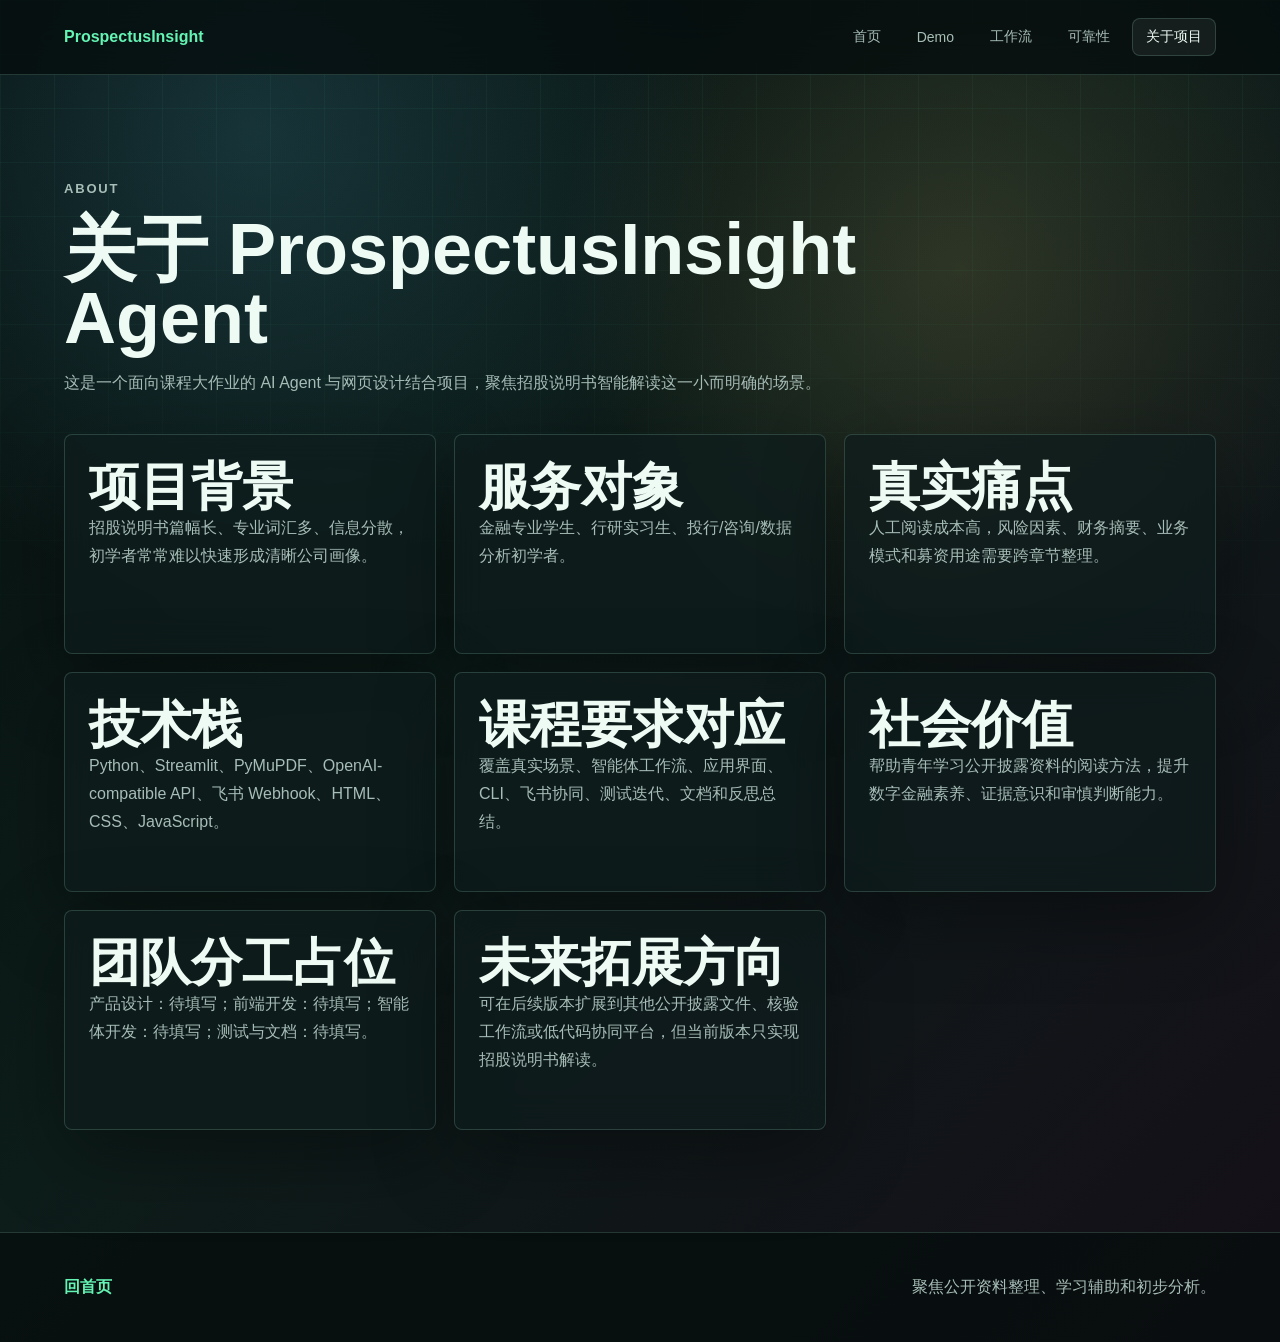
<file: pages/about.html>
<!DOCTYPE html>
<html lang="zh-CN">
<head>
  <meta charset="UTF-8">
  <meta name="viewport" content="width=device-width, initial-scale=1.0">
  <title>关于项目 - ProspectusInsight Agent</title>
  <link rel="stylesheet" href="../css/style.css">
</head>
<body>
  <div class="grid-bg"></div>
  <header class="site-header">
    <a class="brand" href="../index.html">ProspectusInsight</a>
    <button class="nav-toggle" aria-label="打开导航">☰</button>
    <nav class="site-nav">
      <a href="../index.html">首页</a>
      <a href="demo.html">Demo</a>
      <a href="workflow.html">工作流</a>
      <a href="reliability.html">可靠性</a>
      <a href="about.html" class="active">关于项目</a>
    </nav>
  </header>

  <main class="page-shell">
    <section class="page-title reveal">
      <p class="eyebrow">About</p>
      <h1>关于 ProspectusInsight Agent</h1>
      <p>这是一个面向课程大作业的 AI Agent 与网页设计结合项目，聚焦招股说明书智能解读这一小而明确的场景。</p>
    </section>

    <section class="about-grid">
      <article class="info-block reveal"><h2>项目背景</h2><p>招股说明书篇幅长、专业词汇多、信息分散，初学者常常难以快速形成清晰公司画像。</p></article>
      <article class="info-block reveal"><h2>服务对象</h2><p>金融专业学生、行研实习生、投行/咨询/数据分析初学者。</p></article>
      <article class="info-block reveal"><h2>真实痛点</h2><p>人工阅读成本高，风险因素、财务摘要、业务模式和募资用途需要跨章节整理。</p></article>
      <article class="info-block reveal"><h2>技术栈</h2><p>Python、Streamlit、PyMuPDF、OpenAI-compatible API、飞书 Webhook、HTML、CSS、JavaScript。</p></article>
      <article class="info-block reveal"><h2>课程要求对应</h2><p>覆盖真实场景、智能体工作流、应用界面、CLI、飞书协同、测试迭代、文档和反思总结。</p></article>
      <article class="info-block reveal"><h2>社会价值</h2><p>帮助青年学习公开披露资料的阅读方法，提升数字金融素养、证据意识和审慎判断能力。</p></article>
      <article class="info-block reveal"><h2>团队分工占位</h2><p>产品设计：待填写；前端开发：待填写；智能体开发：待填写；测试与文档：待填写。</p></article>
      <article class="info-block reveal"><h2>未来拓展方向</h2><p>可在后续版本扩展到其他公开披露文件、核验工作流或低代码协同平台，但当前版本只实现招股说明书解读。</p></article>
    </section>
  </main>

  <footer class="site-footer">
    <a class="back-home" href="../index.html">回首页</a>
    <p>聚焦公开资料整理、学习辅助和初步分析。</p>
  </footer>

  <script src="../js/main.js"></script>
</body>
</html>
</file>
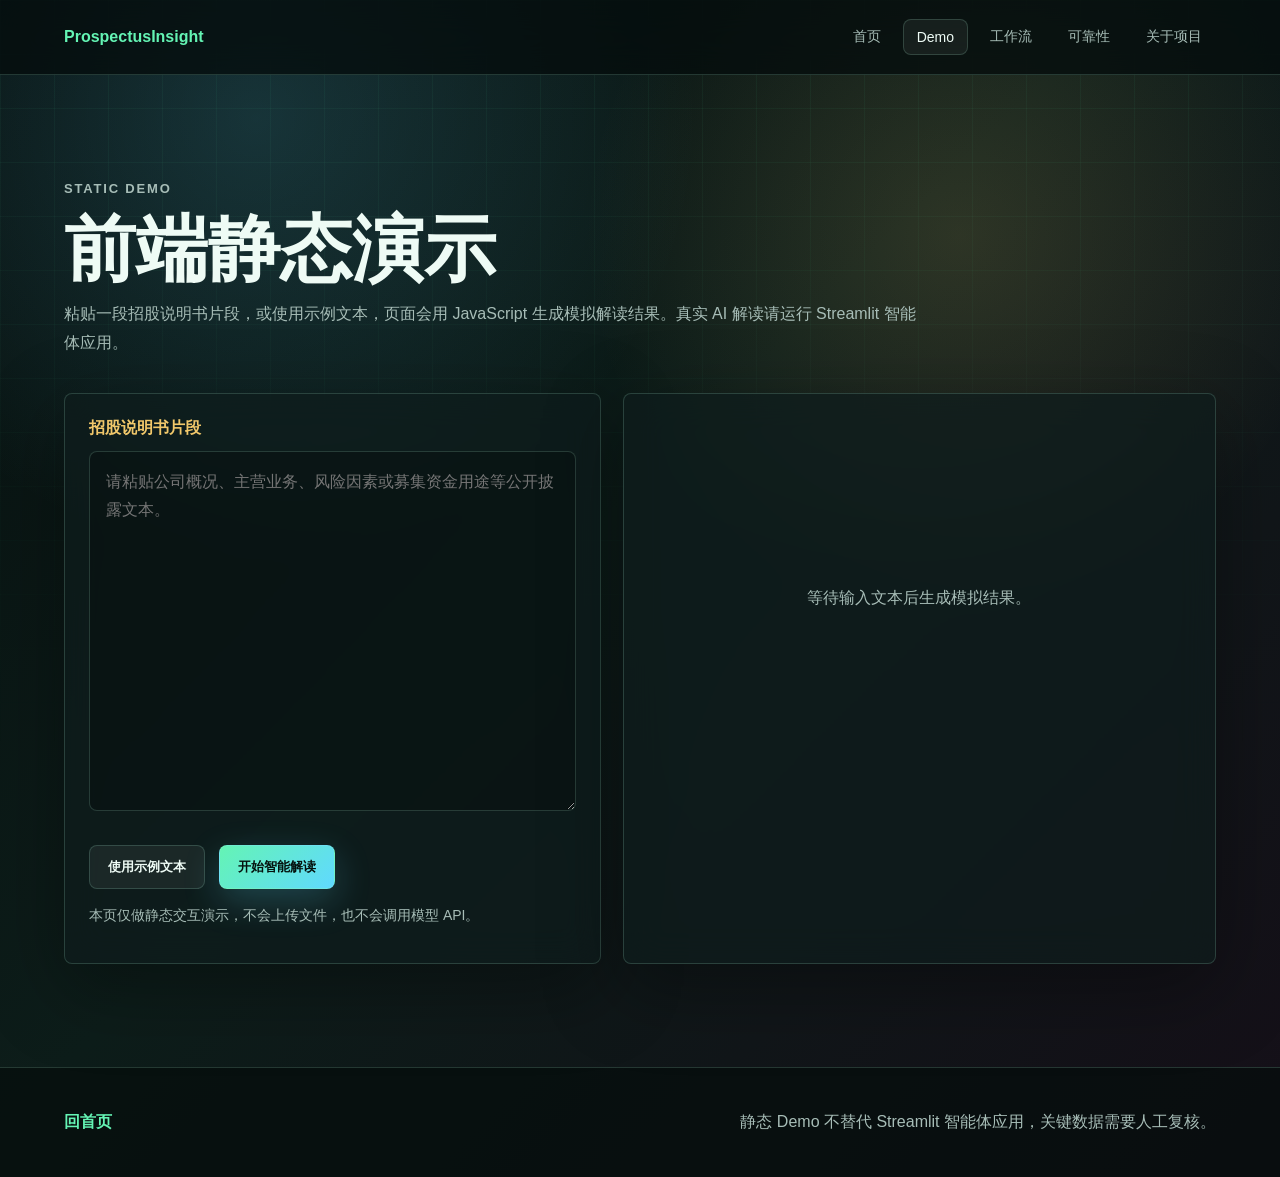
<file: pages/demo.html>
<!DOCTYPE html>
<html lang="zh-CN">
<head>
  <meta charset="UTF-8">
  <meta name="viewport" content="width=device-width, initial-scale=1.0">
  <title>Demo - ProspectusInsight Agent</title>
  <link rel="stylesheet" href="../css/style.css">
</head>
<body>
  <div class="grid-bg"></div>
  <header class="site-header">
    <a class="brand" href="../index.html">ProspectusInsight</a>
    <button class="nav-toggle" aria-label="打开导航">☰</button>
    <nav class="site-nav">
      <a href="../index.html">首页</a>
      <a href="demo.html" class="active">Demo</a>
      <a href="workflow.html">工作流</a>
      <a href="reliability.html">可靠性</a>
      <a href="about.html">关于项目</a>
    </nav>
  </header>

  <main class="page-shell">
    <section class="page-title reveal">
      <p class="eyebrow">Static Demo</p>
      <h1>前端静态演示</h1>
      <p>粘贴一段招股说明书片段，或使用示例文本，页面会用 JavaScript 生成模拟解读结果。真实 AI 解读请运行 Streamlit 智能体应用。</p>
    </section>

    <section class="demo-layout">
      <div class="input-panel reveal">
        <label for="prospectusInput">招股说明书片段</label>
        <textarea id="prospectusInput" placeholder="请粘贴公司概况、主营业务、风险因素或募集资金用途等公开披露文本。"></textarea>
        <div class="button-row">
          <button class="btn ghost" id="sampleBtn">使用示例文本</button>
          <button class="btn primary" id="analyzeBtn">开始智能解读</button>
        </div>
        <p class="notice" id="inputNotice">本页仅做静态交互演示，不会上传文件，也不会调用模型 API。</p>
      </div>

      <div class="result-panel reveal" id="resultPanel">
        <div class="empty-state">等待输入文本后生成模拟结果。</div>
      </div>
    </section>
  </main>

  <footer class="site-footer">
    <a class="back-home" href="../index.html">回首页</a>
    <p>静态 Demo 不替代 Streamlit 智能体应用，关键数据需要人工复核。</p>
  </footer>

  <script src="../js/main.js"></script>
  <script src="../js/demo.js"></script>
</body>
</html>
</file>
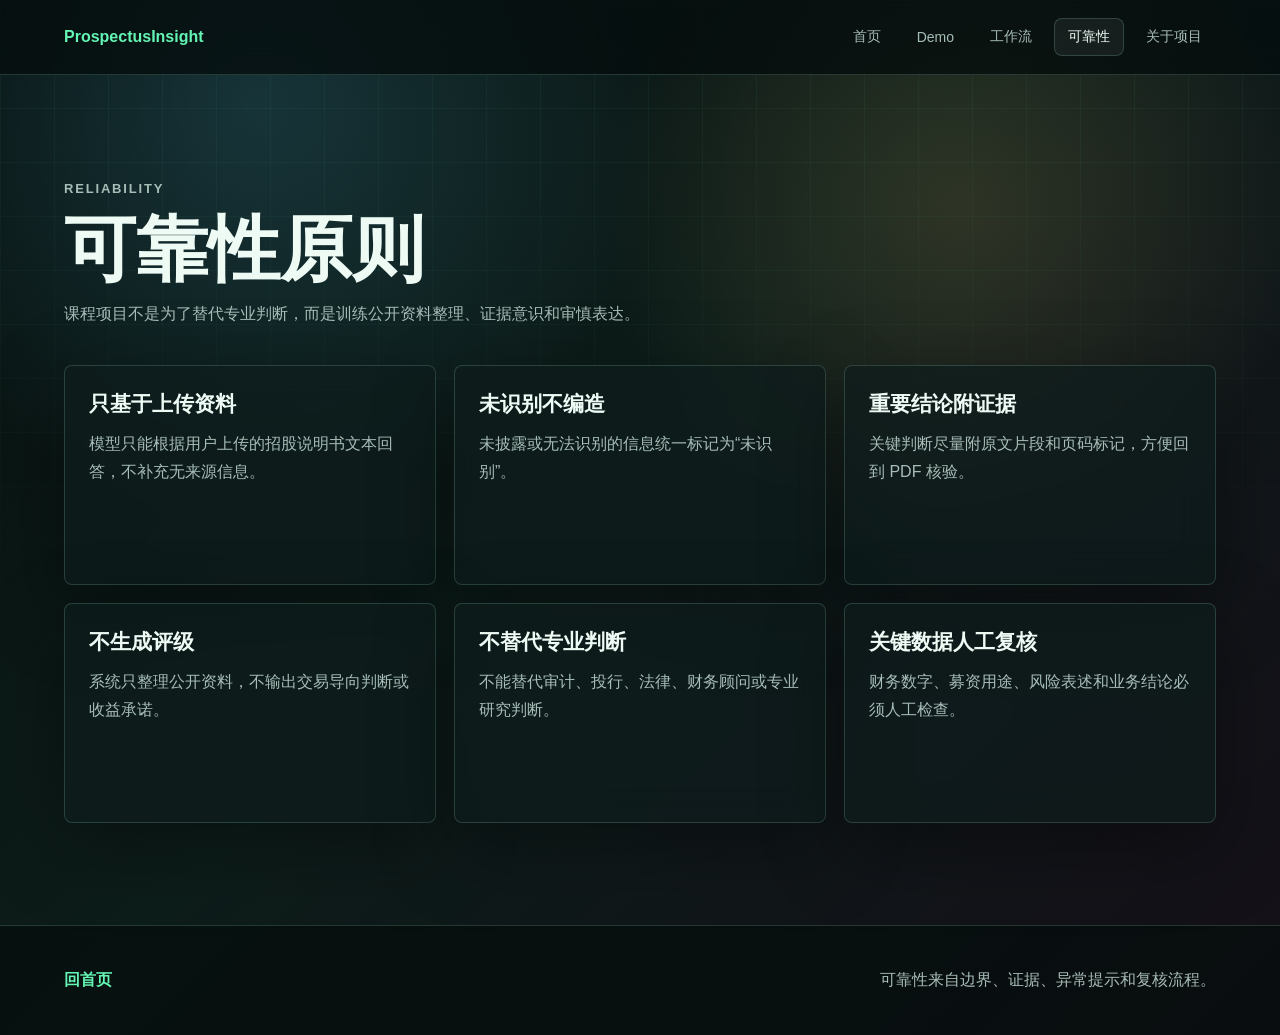
<file: pages/reliability.html>
<!DOCTYPE html>
<html lang="zh-CN">
<head>
  <meta charset="UTF-8">
  <meta name="viewport" content="width=device-width, initial-scale=1.0">
  <title>可靠性 - ProspectusInsight Agent</title>
  <link rel="stylesheet" href="../css/style.css">
</head>
<body>
  <div class="grid-bg"></div>
  <header class="site-header">
    <a class="brand" href="../index.html">ProspectusInsight</a>
    <button class="nav-toggle" aria-label="打开导航">☰</button>
    <nav class="site-nav">
      <a href="../index.html">首页</a>
      <a href="demo.html">Demo</a>
      <a href="workflow.html">工作流</a>
      <a href="reliability.html" class="active">可靠性</a>
      <a href="about.html">关于项目</a>
    </nav>
  </header>

  <main class="page-shell">
    <section class="page-title reveal">
      <p class="eyebrow">Reliability</p>
      <h1>可靠性原则</h1>
      <p>课程项目不是为了替代专业判断，而是训练公开资料整理、证据意识和审慎表达。</p>
    </section>

    <section class="principle-grid">
      <article class="principle reveal"><h3>只基于上传资料</h3><p>模型只能根据用户上传的招股说明书文本回答，不补充无来源信息。</p></article>
      <article class="principle reveal"><h3>未识别不编造</h3><p>未披露或无法识别的信息统一标记为“未识别”。</p></article>
      <article class="principle reveal"><h3>重要结论附证据</h3><p>关键判断尽量附原文片段和页码标记，方便回到 PDF 核验。</p></article>
      <article class="principle reveal"><h3>不生成评级</h3><p>系统只整理公开资料，不输出交易导向判断或收益承诺。</p></article>
      <article class="principle reveal"><h3>不替代专业判断</h3><p>不能替代审计、投行、法律、财务顾问或专业研究判断。</p></article>
      <article class="principle reveal"><h3>关键数据人工复核</h3><p>财务数字、募资用途、风险表述和业务结论必须人工检查。</p></article>
    </section>
  </main>

  <footer class="site-footer">
    <a class="back-home" href="../index.html">回首页</a>
    <p>可靠性来自边界、证据、异常提示和复核流程。</p>
  </footer>

  <script src="../js/main.js"></script>
</body>
</html>
</file>
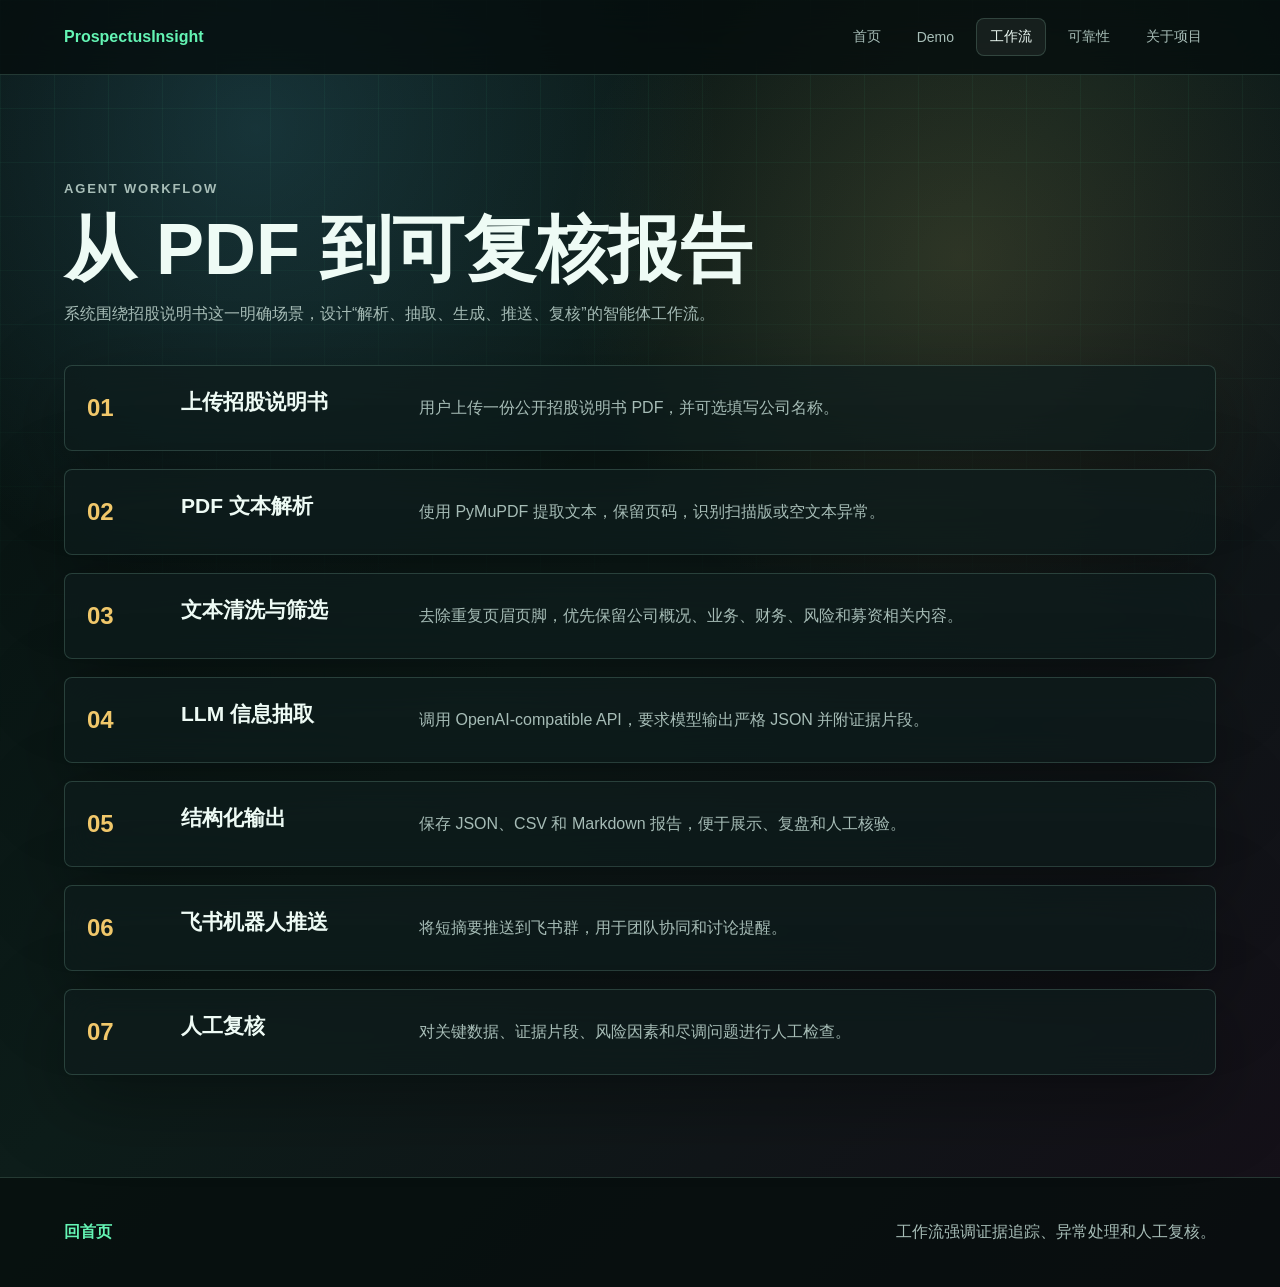
<file: pages/workflow.html>
<!DOCTYPE html>
<html lang="zh-CN">
<head>
  <meta charset="UTF-8">
  <meta name="viewport" content="width=device-width, initial-scale=1.0">
  <title>工作流 - ProspectusInsight Agent</title>
  <link rel="stylesheet" href="../css/style.css">
</head>
<body>
  <div class="grid-bg"></div>
  <header class="site-header">
    <a class="brand" href="../index.html">ProspectusInsight</a>
    <button class="nav-toggle" aria-label="打开导航">☰</button>
    <nav class="site-nav">
      <a href="../index.html">首页</a>
      <a href="demo.html">Demo</a>
      <a href="workflow.html" class="active">工作流</a>
      <a href="reliability.html">可靠性</a>
      <a href="about.html">关于项目</a>
    </nav>
  </header>

  <main class="page-shell">
    <section class="page-title reveal">
      <p class="eyebrow">Agent Workflow</p>
      <h1>从 PDF 到可复核报告</h1>
      <p>系统围绕招股说明书这一明确场景，设计“解析、抽取、生成、推送、复核”的智能体工作流。</p>
    </section>

    <section class="timeline">
      <div class="step reveal"><span>01</span><h3>上传招股说明书</h3><p>用户上传一份公开招股说明书 PDF，并可选填写公司名称。</p></div>
      <div class="step reveal"><span>02</span><h3>PDF 文本解析</h3><p>使用 PyMuPDF 提取文本，保留页码，识别扫描版或空文本异常。</p></div>
      <div class="step reveal"><span>03</span><h3>文本清洗与筛选</h3><p>去除重复页眉页脚，优先保留公司概况、业务、财务、风险和募资相关内容。</p></div>
      <div class="step reveal"><span>04</span><h3>LLM 信息抽取</h3><p>调用 OpenAI-compatible API，要求模型输出严格 JSON 并附证据片段。</p></div>
      <div class="step reveal"><span>05</span><h3>结构化输出</h3><p>保存 JSON、CSV 和 Markdown 报告，便于展示、复盘和人工核验。</p></div>
      <div class="step reveal"><span>06</span><h3>飞书机器人推送</h3><p>将短摘要推送到飞书群，用于团队协同和讨论提醒。</p></div>
      <div class="step reveal"><span>07</span><h3>人工复核</h3><p>对关键数据、证据片段、风险因素和尽调问题进行人工检查。</p></div>
    </section>
  </main>

  <footer class="site-footer">
    <a class="back-home" href="../index.html">回首页</a>
    <p>工作流强调证据追踪、异常处理和人工复核。</p>
  </footer>

  <script src="../js/main.js"></script>
</body>
</html>
</file>
<file: css/style.css>
:root {
  --bg: #08100f;
  --panel: rgba(15, 28, 29, 0.72);
  --panel-strong: rgba(20, 44, 44, 0.9);
  --line: rgba(173, 245, 214, 0.18);
  --text: #eefbf5;
  --muted: #a7bdb7;
  --mint: #64f4b4;
  --cyan: #60d9ff;
  --gold: #f1c86b;
  --coral: #ff8066;
  --shadow: 0 24px 80px rgba(0, 0, 0, 0.36);
}

* {
  box-sizing: border-box;
}

html {
  scroll-behavior: smooth;
}

body {
  margin: 0;
  min-height: 100vh;
  color: var(--text);
  font-family: "Microsoft YaHei", "PingFang SC", "Noto Sans CJK SC", sans-serif;
  background:
    radial-gradient(circle at 20% 10%, rgba(96, 217, 255, 0.16), transparent 30%),
    radial-gradient(circle at 75% 20%, rgba(241, 200, 107, 0.14), transparent 28%),
    linear-gradient(135deg, #07100f 0%, #0d1d1a 46%, #150f18 100%);
  overflow-x: hidden;
}

.grid-bg {
  position: fixed;
  inset: 0;
  pointer-events: none;
  opacity: 0.38;
  background-image:
    linear-gradient(rgba(100, 244, 180, 0.15) 1px, transparent 1px),
    linear-gradient(90deg, rgba(100, 244, 180, 0.15) 1px, transparent 1px);
  background-size: 54px 54px;
  mask-image: linear-gradient(to bottom, black, transparent 88%);
  animation: gridDrift 16s linear infinite;
}

@keyframes gridDrift {
  from { transform: translateY(0); }
  to { transform: translateY(54px); }
}

a {
  color: inherit;
  text-decoration: none;
}

.site-header {
  position: sticky;
  top: 0;
  z-index: 20;
  display: flex;
  align-items: center;
  justify-content: space-between;
  gap: 24px;
  padding: 18px clamp(18px, 5vw, 72px);
  border-bottom: 1px solid var(--line);
  background: rgba(5, 13, 12, 0.76);
  backdrop-filter: blur(18px);
}

.brand {
  font-weight: 800;
  letter-spacing: 0;
  color: var(--mint);
}

.site-nav {
  display: flex;
  align-items: center;
  gap: 8px;
}

.site-nav a {
  padding: 9px 13px;
  border: 1px solid transparent;
  border-radius: 8px;
  color: var(--muted);
  font-size: 14px;
}

.site-nav a:hover,
.site-nav a.active {
  color: var(--text);
  border-color: var(--line);
  background: rgba(255, 255, 255, 0.06);
}

.nav-toggle {
  display: none;
  border: 1px solid var(--line);
  border-radius: 8px;
  background: transparent;
  color: var(--text);
  width: 42px;
  height: 38px;
}

.hero {
  min-height: calc(100vh - 76px);
  display: grid;
  grid-template-columns: minmax(0, 1.1fr) minmax(300px, 0.9fr);
  align-items: center;
  gap: clamp(28px, 6vw, 80px);
  padding: clamp(64px, 9vw, 120px) clamp(18px, 5vw, 72px);
}

.eyebrow {
  margin: 0 0 14px;
  color: var(--gold);
  font-size: 13px;
  font-weight: 700;
  text-transform: uppercase;
  letter-spacing: 0.14em;
}

h1,
h2,
h3,
p {
  letter-spacing: 0;
}

h1 {
  margin: 0;
  max-width: 900px;
  font-size: clamp(44px, 8vw, 106px);
  line-height: 0.96;
}

h2 {
  margin: 0;
  font-size: clamp(28px, 4vw, 52px);
  line-height: 1.08;
}

h3 {
  margin: 0 0 12px;
  font-size: 21px;
}

.subtitle {
  margin: 22px 0 0;
  color: var(--cyan);
  font-size: clamp(20px, 2.4vw, 30px);
  font-weight: 700;
}

.slogan {
  margin: 18px 0 0;
  color: var(--muted);
  font-size: 18px;
}

.hero-actions,
.button-row {
  display: flex;
  flex-wrap: wrap;
  gap: 14px;
  margin-top: 30px;
}

.btn {
  display: inline-flex;
  align-items: center;
  justify-content: center;
  min-height: 44px;
  padding: 0 18px;
  border-radius: 8px;
  border: 1px solid var(--line);
  cursor: pointer;
  font-weight: 700;
  transition: transform 180ms ease, box-shadow 180ms ease, border-color 180ms ease;
}

.btn:hover {
  transform: translateY(-2px);
  border-color: rgba(100, 244, 180, 0.6);
}

.btn.primary {
  color: #04110d;
  background: linear-gradient(135deg, var(--mint), var(--cyan));
  box-shadow: 0 12px 36px rgba(96, 217, 255, 0.22);
}

.btn.ghost {
  color: var(--text);
  background: rgba(255, 255, 255, 0.06);
}

.notice {
  max-width: 720px;
  margin-top: 18px;
  color: var(--muted);
  font-size: 14px;
}

.hero-panel {
  perspective: 900px;
}

.terminal-card,
.feature-card,
.principle,
.info-block,
.input-panel,
.result-panel,
.step {
  border: 1px solid var(--line);
  border-radius: 8px;
  background: var(--panel);
  box-shadow: var(--shadow);
  backdrop-filter: blur(18px);
}

.terminal-card {
  transform: rotateX(7deg) rotateY(-10deg);
  min-height: 360px;
  overflow: hidden;
}

.terminal-bar {
  display: flex;
  gap: 8px;
  padding: 16px;
  border-bottom: 1px solid var(--line);
}

.terminal-bar span {
  width: 11px;
  height: 11px;
  border-radius: 50%;
  background: var(--coral);
}

.terminal-bar span:nth-child(2) { background: var(--gold); }
.terminal-bar span:nth-child(3) { background: var(--mint); }

pre {
  margin: 0;
  padding: 28px;
  white-space: pre-wrap;
  color: var(--mint);
  font-size: 18px;
  line-height: 1.75;
}

.section,
.page-shell {
  padding: clamp(56px, 8vw, 110px) clamp(18px, 5vw, 72px);
}

.section-heading {
  max-width: 760px;
  margin-bottom: 28px;
}

.section-heading p,
.page-title p {
  color: var(--muted);
  line-height: 1.8;
}

.bento-grid,
.principle-grid,
.about-grid {
  display: grid;
  grid-template-columns: repeat(4, minmax(0, 1fr));
  gap: 18px;
}

.feature-card,
.principle,
.info-block {
  min-height: 220px;
  padding: 24px;
  transition: transform 200ms ease, border-color 200ms ease, background 200ms ease;
}

.feature-card:hover,
.principle:hover,
.info-block:hover,
.step:hover {
  transform: translateY(-4px);
  border-color: rgba(100, 244, 180, 0.56);
  background: var(--panel-strong);
}

.feature-card.large {
  grid-column: span 2;
  grid-row: span 2;
}

.card-index {
  display: block;
  margin-bottom: 48px;
  color: var(--gold);
  font-size: 14px;
  font-weight: 800;
}

.feature-card p,
.principle p,
.info-block p,
.step p {
  margin: 0;
  color: var(--muted);
  line-height: 1.75;
}

.split {
  display: grid;
  grid-template-columns: minmax(0, 0.8fr) minmax(320px, 1fr);
  gap: 28px;
  align-items: start;
}

.scenario-list {
  display: grid;
  gap: 14px;
}

.scenario-list div {
  display: grid;
  grid-template-columns: 130px 1fr;
  gap: 18px;
  padding: 18px;
  border-left: 3px solid var(--mint);
  background: rgba(255, 255, 255, 0.05);
}

.scenario-list span {
  color: var(--muted);
}

.value-band {
  margin: 0 clamp(18px, 5vw, 72px) 80px;
  padding: clamp(34px, 5vw, 70px);
  border: 1px solid var(--line);
  border-radius: 8px;
  background: linear-gradient(135deg, rgba(100, 244, 180, 0.18), rgba(255, 128, 102, 0.12));
}

.value-band p:last-child {
  max-width: 880px;
  color: var(--muted);
  line-height: 1.8;
}

.page-title {
  max-width: 860px;
  margin-bottom: 36px;
}

.page-title h1 {
  font-size: clamp(38px, 6vw, 72px);
}

.demo-layout {
  display: grid;
  grid-template-columns: minmax(0, 0.95fr) minmax(320px, 1.05fr);
  gap: 22px;
}

.input-panel,
.result-panel {
  padding: 24px;
}

label {
  display: block;
  margin-bottom: 12px;
  color: var(--gold);
  font-weight: 700;
}

textarea {
  width: 100%;
  min-height: 360px;
  resize: vertical;
  border: 1px solid var(--line);
  border-radius: 8px;
  padding: 16px;
  color: var(--text);
  background: rgba(0, 0, 0, 0.24);
  font: inherit;
  line-height: 1.7;
}

textarea:focus {
  outline: 2px solid rgba(100, 244, 180, 0.45);
}

.empty-state {
  display: grid;
  min-height: 360px;
  place-items: center;
  color: var(--muted);
  text-align: center;
}

.result-section {
  margin-bottom: 18px;
  padding-bottom: 18px;
  border-bottom: 1px solid var(--line);
}

.result-section:last-child {
  border-bottom: 0;
}

.result-section h3 {
  color: var(--mint);
}

.timeline {
  position: relative;
  display: grid;
  gap: 18px;
}

.step {
  display: grid;
  grid-template-columns: 76px 220px 1fr;
  align-items: center;
  gap: 18px;
  padding: 22px;
}

.step span {
  color: var(--gold);
  font-weight: 900;
  font-size: 24px;
}

.principle-grid,
.about-grid {
  grid-template-columns: repeat(3, minmax(0, 1fr));
}

.site-footer {
  display: flex;
  align-items: center;
  justify-content: space-between;
  gap: 18px;
  padding: 28px clamp(18px, 5vw, 72px);
  border-top: 1px solid var(--line);
  color: var(--muted);
  background: rgba(5, 13, 12, 0.72);
}

.back-home {
  color: var(--mint);
  font-weight: 800;
}

.reveal {
  opacity: 0;
  transform: translateY(18px);
  transition: opacity 600ms ease, transform 600ms ease;
}

.reveal.visible {
  opacity: 1;
  transform: translateY(0);
}

@media (max-width: 980px) {
  .hero,
  .split,
  .demo-layout {
    grid-template-columns: 1fr;
  }

  .bento-grid,
  .principle-grid,
  .about-grid {
    grid-template-columns: repeat(2, minmax(0, 1fr));
  }

  .step {
    grid-template-columns: 64px 1fr;
  }

  .step p {
    grid-column: 2;
  }
}

@media (max-width: 720px) {
  .nav-toggle {
    display: inline-grid;
    place-items: center;
  }

  .site-nav {
    position: absolute;
    top: 73px;
    left: 18px;
    right: 18px;
    display: none;
    flex-direction: column;
    align-items: stretch;
    padding: 12px;
    border: 1px solid var(--line);
    border-radius: 8px;
    background: rgba(5, 13, 12, 0.95);
  }

  .site-nav.open {
    display: flex;
  }

  .bento-grid,
  .principle-grid,
  .about-grid {
    grid-template-columns: 1fr;
  }

  .feature-card.large {
    grid-column: auto;
    grid-row: auto;
  }

  .terminal-card {
    transform: none;
  }

  .scenario-list div,
  .step {
    grid-template-columns: 1fr;
  }

  .step p {
    grid-column: auto;
  }

  .site-footer {
    flex-direction: column;
    align-items: flex-start;
  }
}
</file>
